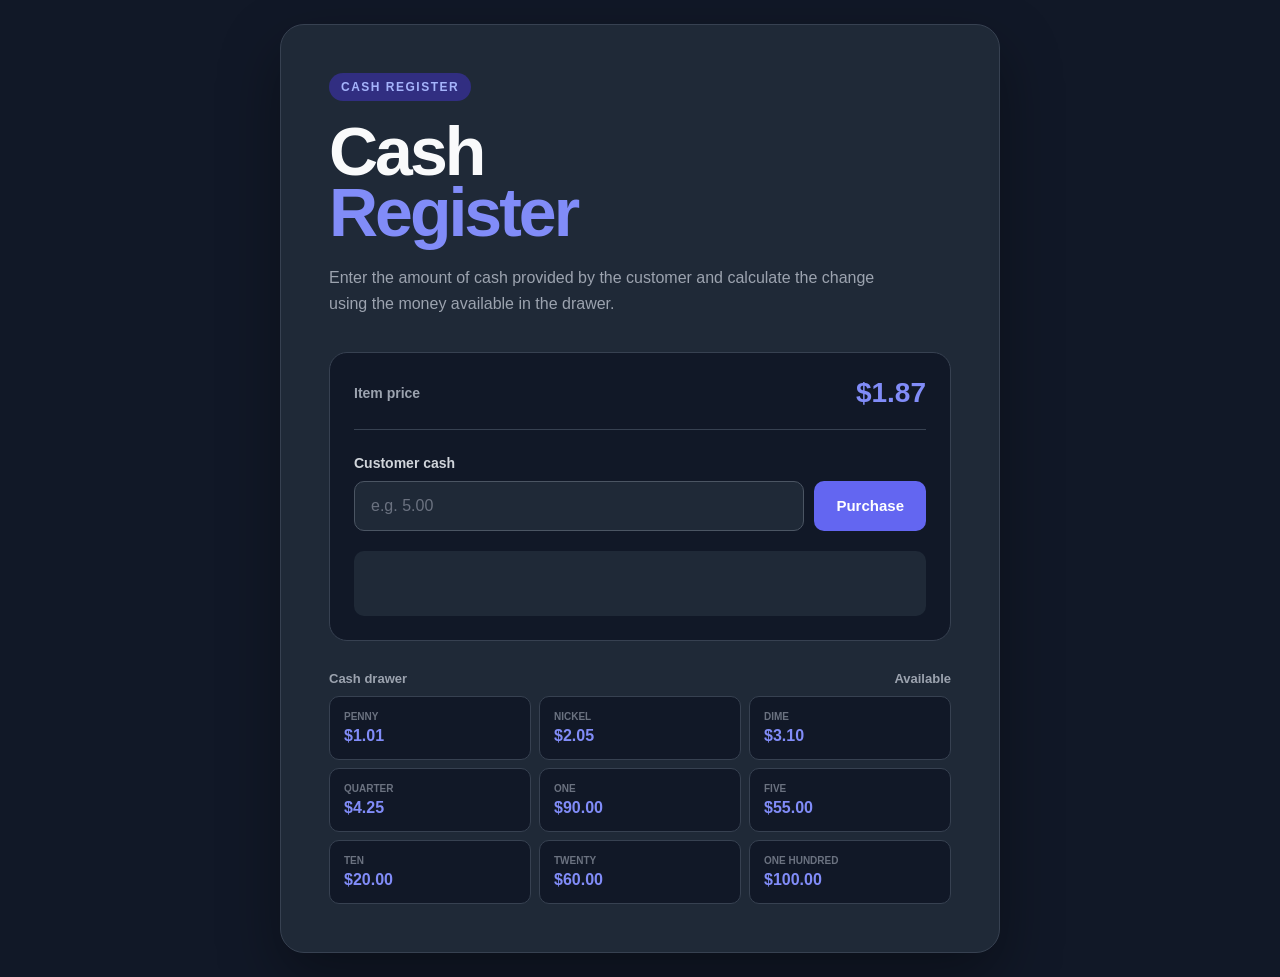
<file: cash-register/index.html>
<!doctype html>

<html lang="en">
  <head>
    <meta charset="UTF-8" />
    <meta name="viewport" content="width=device-width, initial-scale=1.0" />

    <title>Cash Register</title>

    <link rel="stylesheet" href="styles.css" />
  </head>

  <body>
    <main class="container">
      <div class="card">
        <span class="badge">CASH REGISTER</span>

        <h1>
          Cash
          <span>Register</span>
        </h1>

        <p class="description">
          Enter the amount of cash provided by the customer and calculate the
          change using the money available in the drawer.
        </p>

        <div class="register">
          <div class="price-section">
            <span class="label">Item price</span>
            <strong id="price-display">$1.87</strong>
          </div>

          <label for="cash">Customer cash</label>

          <div class="input-group">
            <input
              type="number"
              id="cash"
              placeholder="e.g. 5.00"
              min="0"
              step="0.01"
            />

            <button id="purchase-btn">Purchase</button>
          </div>

          <div id="change-due"></div>
        </div>

        <div class="drawer-title">
          <span>Cash drawer</span>
          <span>Available</span>
        </div>

        <div class="drawer">
          <div class="denomination">
            <span>PENNY</span>
            <strong>$1.01</strong>
          </div>

          <div class="denomination">
            <span>NICKEL</span>
            <strong>$2.05</strong>
          </div>

          <div class="denomination">
            <span>DIME</span>
            <strong>$3.10</strong>
          </div>

          <div class="denomination">
            <span>QUARTER</span>
            <strong>$4.25</strong>
          </div>

          <div class="denomination">
            <span>ONE</span>
            <strong>$90.00</strong>
          </div>

          <div class="denomination">
            <span>FIVE</span>
            <strong>$55.00</strong>
          </div>

          <div class="denomination">
            <span>TEN</span>
            <strong>$20.00</strong>
          </div>

          <div class="denomination">
            <span>TWENTY</span>
            <strong>$60.00</strong>
          </div>

          <div class="denomination">
            <span>ONE HUNDRED</span>
            <strong>$100.00</strong>
          </div>
        </div>
      </div>
    </main>

    <script src="script.js"></script>
  </body>
</html>
</file>
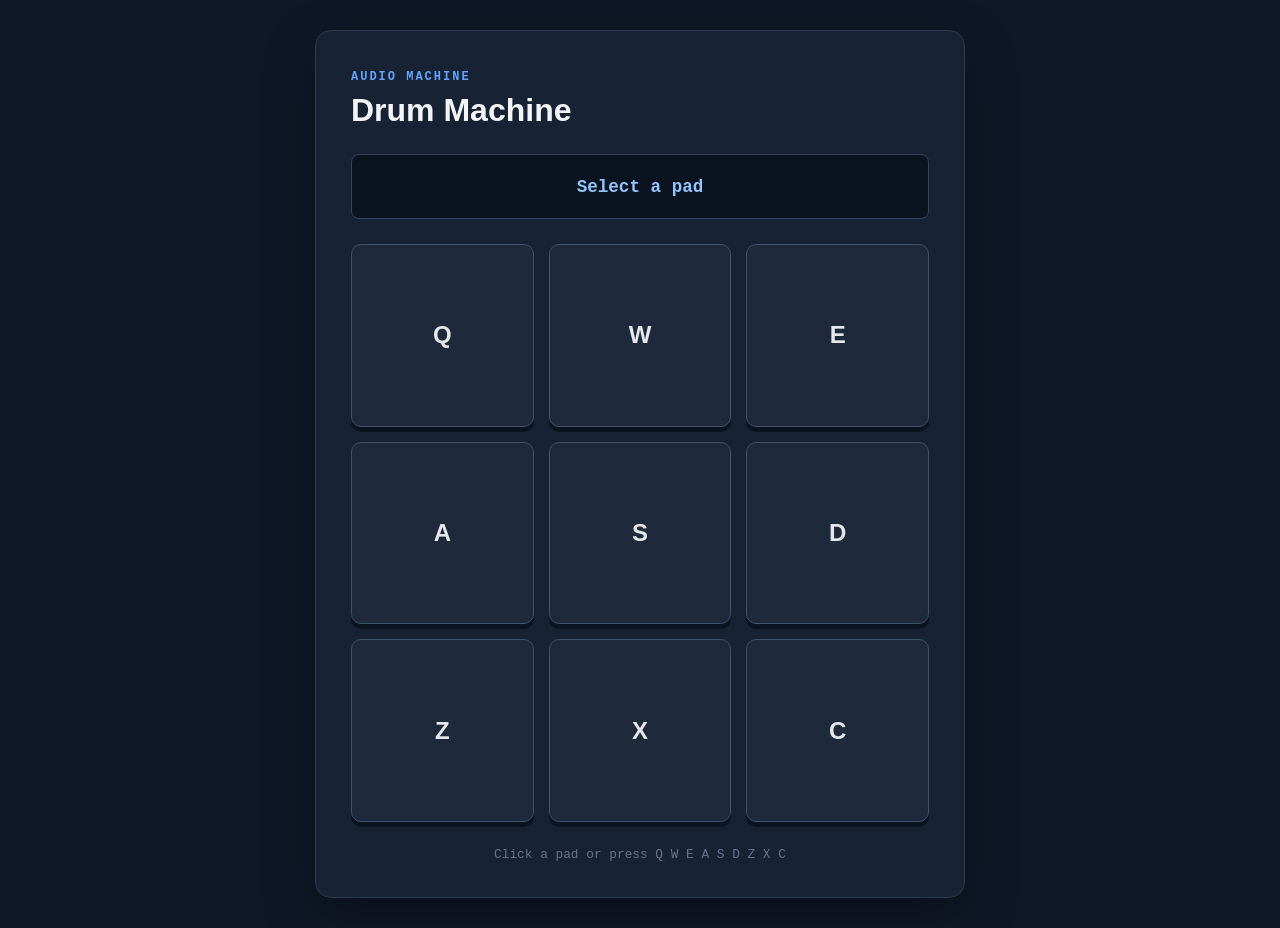
<file: drum-machine/index.html>
<!doctype html>
<html lang="en">
  <head>
    <meta charset="UTF-8" />
    <meta name="viewport" content="width=device-width, initial-scale=1.0" />

    <title>Drum Machine</title>

    <link rel="stylesheet" href="styles.css" />
  </head>

  <body>
    <main id="drum-machine">
      <div class="machine">
        <div class="machine-header">
          <span class="eyebrow">AUDIO MACHINE</span>
          <h1>Drum Machine</h1>
        </div>

        <div id="display">Select a pad</div>

        <div class="drum-grid">
          <button class="drum-pad" id="heater-1" type="button">
            Q
            <audio
              class="clip"
              id="Q"
              src="https://cdn.freecodecamp.org/testable-projects-fcc/audio/Heater-1.mp3"
            ></audio>
          </button>

          <button class="drum-pad" id="heater-2" type="button">
            W
            <audio
              class="clip"
              id="W"
              src="https://cdn.freecodecamp.org/testable-projects-fcc/audio/Heater-2.mp3"
            ></audio>
          </button>

          <button class="drum-pad" id="heater-3" type="button">
            E
            <audio
              class="clip"
              id="E"
              src="https://cdn.freecodecamp.org/testable-projects-fcc/audio/Heater-3.mp3"
            ></audio>
          </button>

          <button class="drum-pad" id="heater-4" type="button">
            A
            <audio
              class="clip"
              id="A"
              src="https://cdn.freecodecamp.org/testable-projects-fcc/audio/Heater-4_1.mp3"
            ></audio>
          </button>

          <button class="drum-pad" id="clap" type="button">
            S
            <audio
              class="clip"
              id="S"
              src="https://cdn.freecodecamp.org/testable-projects-fcc/audio/Heater-6.mp3"
            ></audio>
          </button>

          <button class="drum-pad" id="open-hh" type="button">
            D
            <audio
              class="clip"
              id="D"
              src="https://cdn.freecodecamp.org/testable-projects-fcc/audio/Dsc_Oh.mp3"
            ></audio>
          </button>

          <button class="drum-pad" id="kick-n-hat" type="button">
            Z
            <audio
              class="clip"
              id="Z"
              src="https://cdn.freecodecamp.org/testable-projects-fcc/audio/Kick_n_Hat.mp3"
            ></audio>
          </button>

          <button class="drum-pad" id="kick" type="button">
            X
            <audio
              class="clip"
              id="X"
              src="https://cdn.freecodecamp.org/testable-projects-fcc/audio/RP4_KICK_1.mp3"
            ></audio>
          </button>

          <button class="drum-pad" id="closed-hh" type="button">
            C
            <audio
              class="clip"
              id="C"
              src="https://cdn.freecodecamp.org/testable-projects-fcc/audio/Cev_H2.mp3"
            ></audio>
          </button>
        </div>

        <p class="hint">Click a pad or press Q W E A S D Z X C</p>
      </div>
    </main>

    <script src="script.js"></script>
  </body>
</html>
</file>
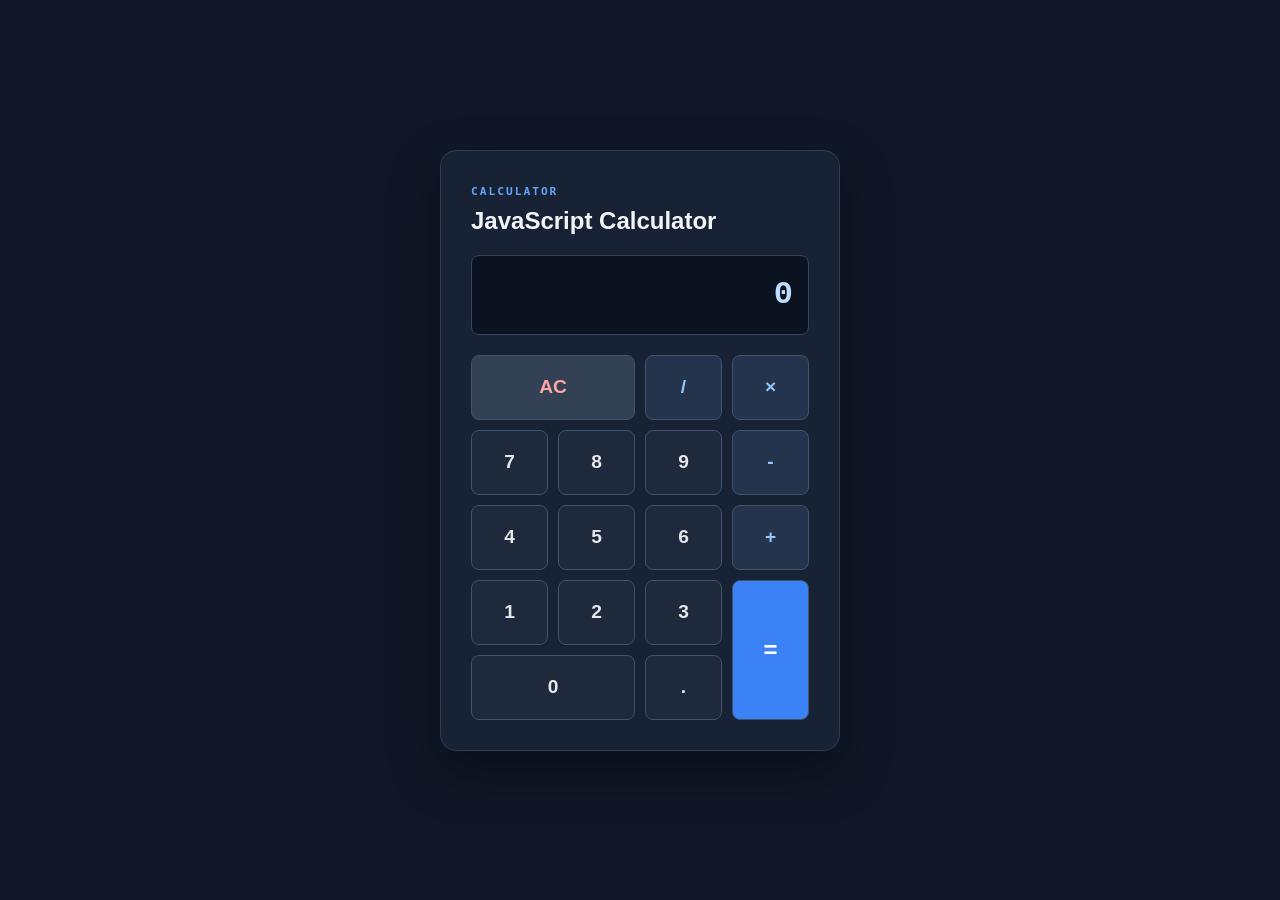
<file: javascript-calculator/index.html>
<!doctype html>
<html lang="en">
  <head>
    <meta charset="UTF-8" />
    <meta name="viewport" content="width=device-width, initial-scale=1.0" />

    <title>JavaScript Calculator</title>

    <link rel="stylesheet" href="styles.css" />
  </head>

  <body>
    <main class="calculator">
      <div class="calculator-header">
        <span class="eyebrow">CALCULATOR</span>
        <h1>JavaScript Calculator</h1>
      </div>

      <div id="display">0</div>

      <div class="buttons">
        <button id="clear" class="clear" type="button">AC</button>

        <button id="divide" class="operator" type="button">/</button>

        <button id="multiply" class="operator" type="button">×</button>

        <button id="seven" type="button">7</button>

        <button id="eight" type="button">8</button>

        <button id="nine" type="button">9</button>

        <button id="subtract" class="operator" type="button">-</button>

        <button id="four" type="button">4</button>

        <button id="five" type="button">5</button>

        <button id="six" type="button">6</button>

        <button id="add" class="operator" type="button">+</button>

        <button id="one" type="button">1</button>

        <button id="two" type="button">2</button>

        <button id="three" type="button">3</button>

        <button id="equals" class="equals" type="button">=</button>

        <button id="zero" class="zero" type="button">0</button>

        <button id="decimal" type="button">.</button>
      </div>
    </main>

    <script src="script.js"></script>
  </body>
</html>
</file>
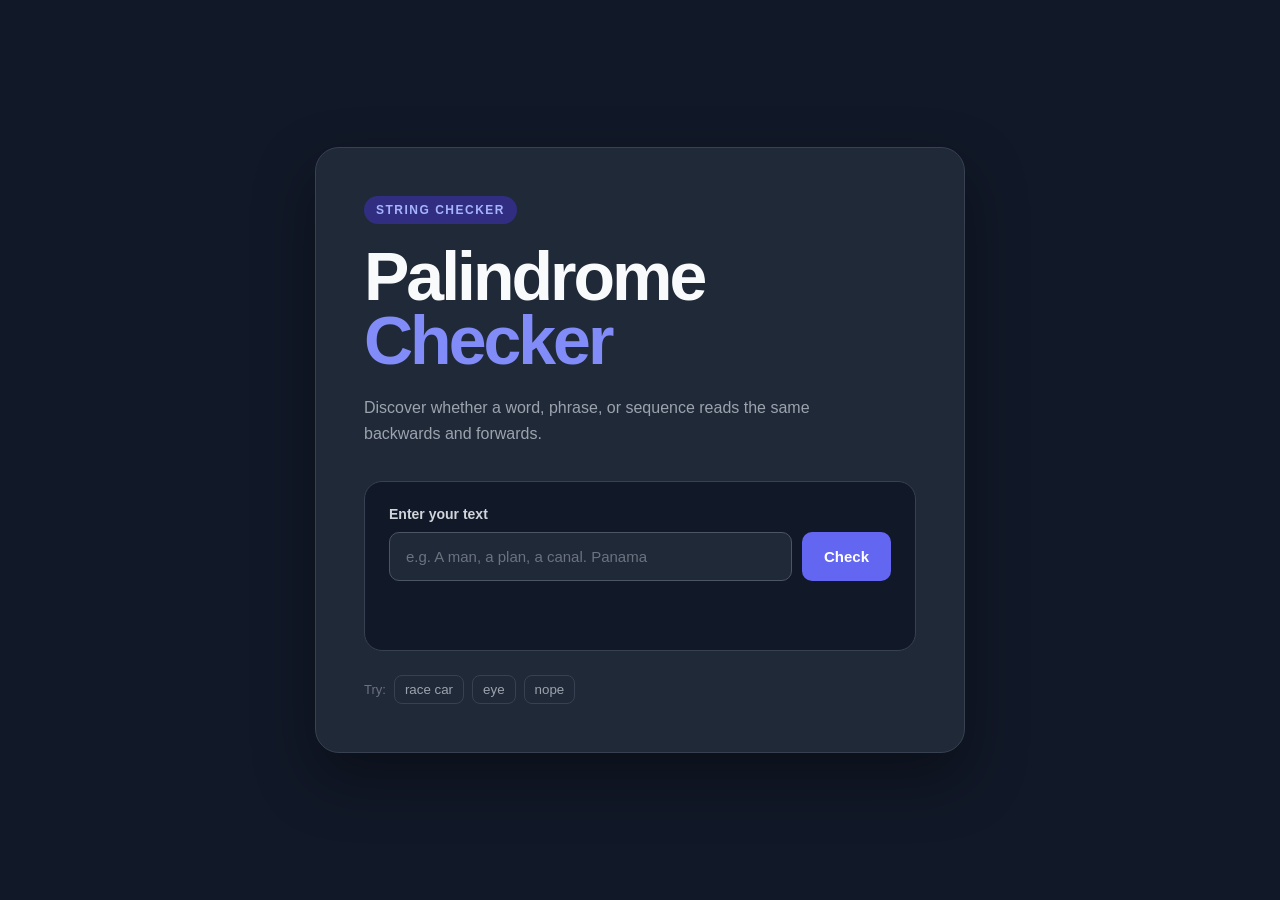
<file: palindrome-checker/index.html>
<!doctype html>

<html lang="en">
  <head>
    <meta charset="UTF-8" />
    <meta name="viewport" content="width=device-width, initial-scale=1.0" />
    <title>Palindrome Checker</title>
    <link rel="stylesheet" href="styles.css" />
  </head>

  <body>
    <main class="container">
      <div class="card">
        <span class="badge">STRING CHECKER</span>

        <h1>Palindrome<br /><span>Checker</span></h1>

        <p class="description">
          Discover whether a word, phrase, or sequence reads the same backwards
          and forwards.
        </p>

        <div class="checker">
          <label for="text-input">Enter your text</label>

          <div class="input-group">
            <input
              type="text"
              id="text-input"
              placeholder="e.g. A man, a plan, a canal. Panama"
              autocomplete="off"
            />

            <button id="check-btn">Check</button>
          </div>

          <div id="result"></div>
        </div>

        <div class="examples">
          <span>Try:</span>
          <button type="button" class="example">race car</button>
          <button type="button" class="example">eye</button>
          <button type="button" class="example">nope</button>
        </div>
      </div>
    </main>

    <script src="script.js"></script>
  </body>
</html>
</file>
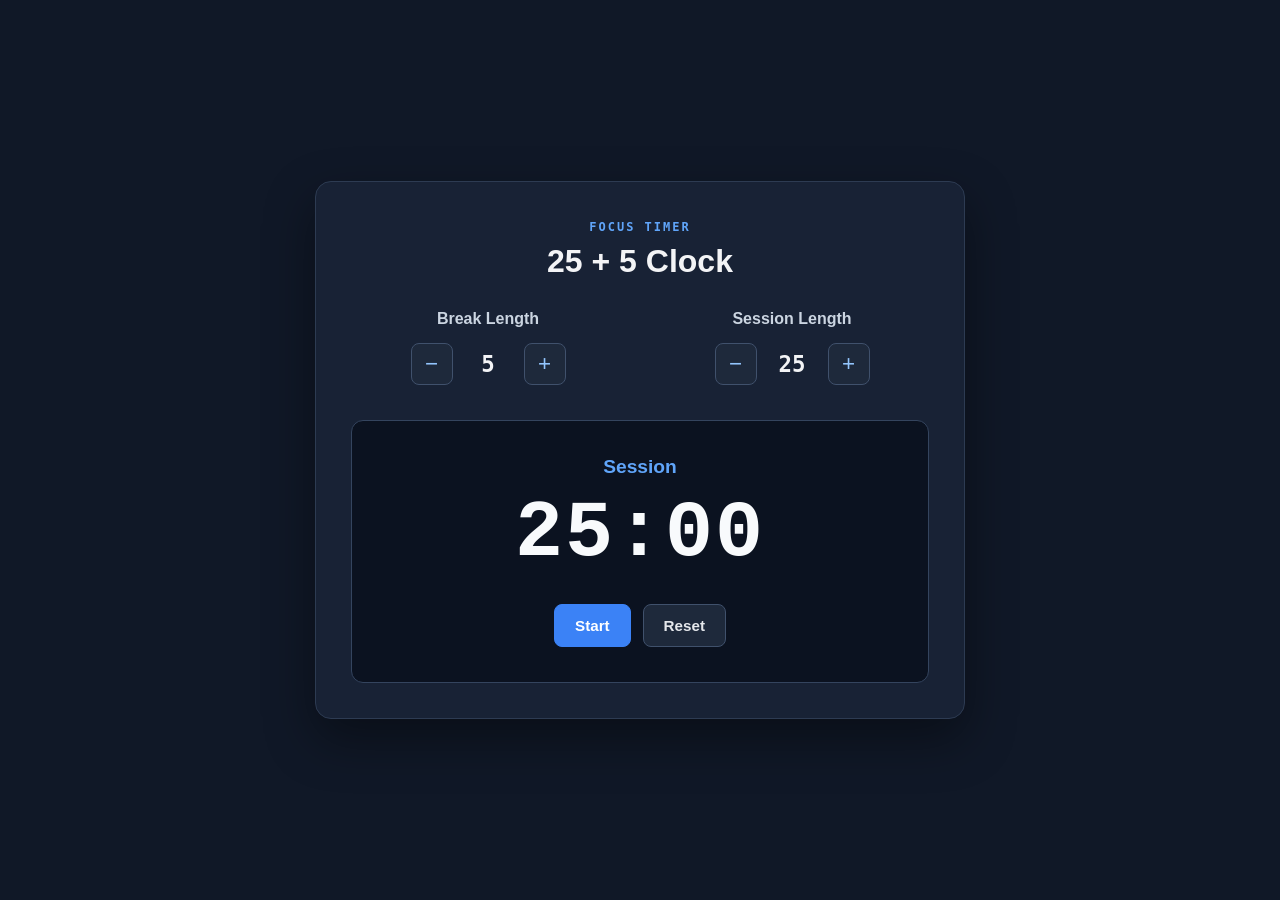
<file: pomodoro-clock/index.html>
<!doctype html>
<html lang="en">
  <head>
    <meta charset="UTF-8" />
    <meta name="viewport" content="width=device-width, initial-scale=1.0" />

    <title>25 + 5 Clock</title>

    <link rel="stylesheet" href="styles.css" />
  </head>

  <body>
    <main class="clock">
      <div class="clock-header">
        <span class="eyebrow">FOCUS TIMER</span>
        <h1>25 + 5 Clock</h1>
      </div>

      <section class="settings">
        <!-- Break -->

        <div class="setting">
          <h2 id="break-label">Break Length</h2>

          <div class="controls">
            <button id="break-decrement" type="button">−</button>

            <span id="break-length">5</span>

            <button id="break-increment" type="button">+</button>
          </div>
        </div>

        <!-- Session -->

        <div class="setting">
          <h2 id="session-label">Session Length</h2>

          <div class="controls">
            <button id="session-decrement" type="button">−</button>

            <span id="session-length">25</span>

            <button id="session-increment" type="button">+</button>
          </div>
        </div>
      </section>

      <!-- Timer -->

      <section class="timer">
        <h2 id="timer-label">Session</h2>

        <div id="time-left">25:00</div>

        <div class="timer-controls">
          <button id="start_stop" type="button">Start</button>

          <button id="reset" type="button">Reset</button>
        </div>
      </section>

      <!-- Alarm -->

      <audio
        id="beep"
        preload="auto"
        src="https://cdn.freecodecamp.org/testable-projects-fcc/audio/BeepSound.wav"
      ></audio>
    </main>

    <script src="script.js"></script>
  </body>
</html>
</file>
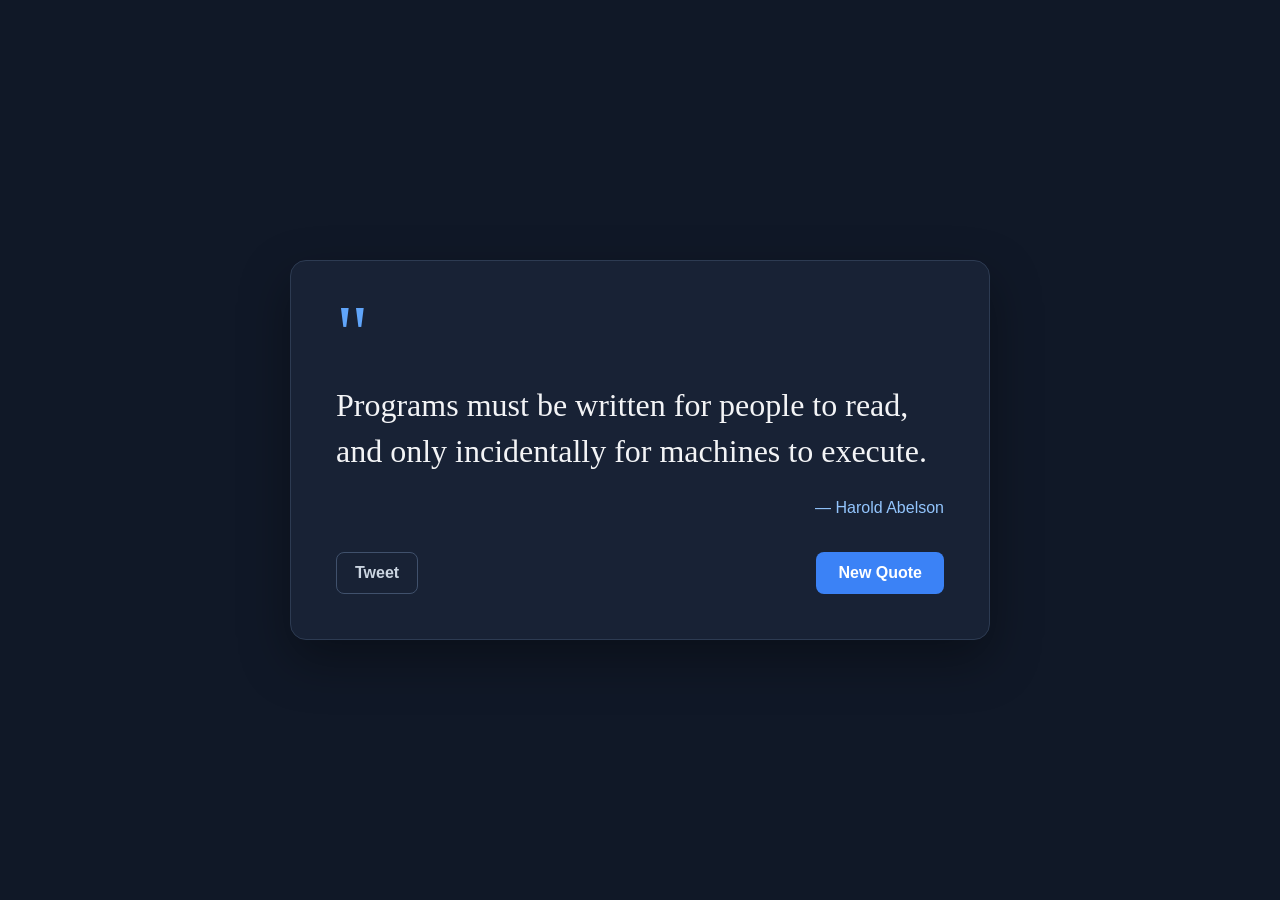
<file: random-quote-machine/index.html>
<!doctype html>
<html lang="en">
  <head>
    <meta charset="UTF-8" />
    <meta name="viewport" content="width=device-width, initial-scale=1.0" />

    <title>Random Quote Machine</title>

    <link rel="stylesheet" href="styles.css" />
  </head>

  <body>
    <main>
      <div id="quote-box">
        <div class="quote-icon">"</div>

        <p id="text">Loading quote...</p>

        <p id="author">Loading author...</p>

        <div class="actions">
          <a
            id="tweet-quote"
            href="https://twitter.com/intent/tweet"
            target="_blank"
            rel="noopener noreferrer"
            aria-label="Tweet current quote"
          >
            Tweet
          </a>

          <button id="new-quote" type="button">New Quote</button>
        </div>
      </div>
    </main>

    <script src="script.js"></script>
  </body>
</html>
</file>
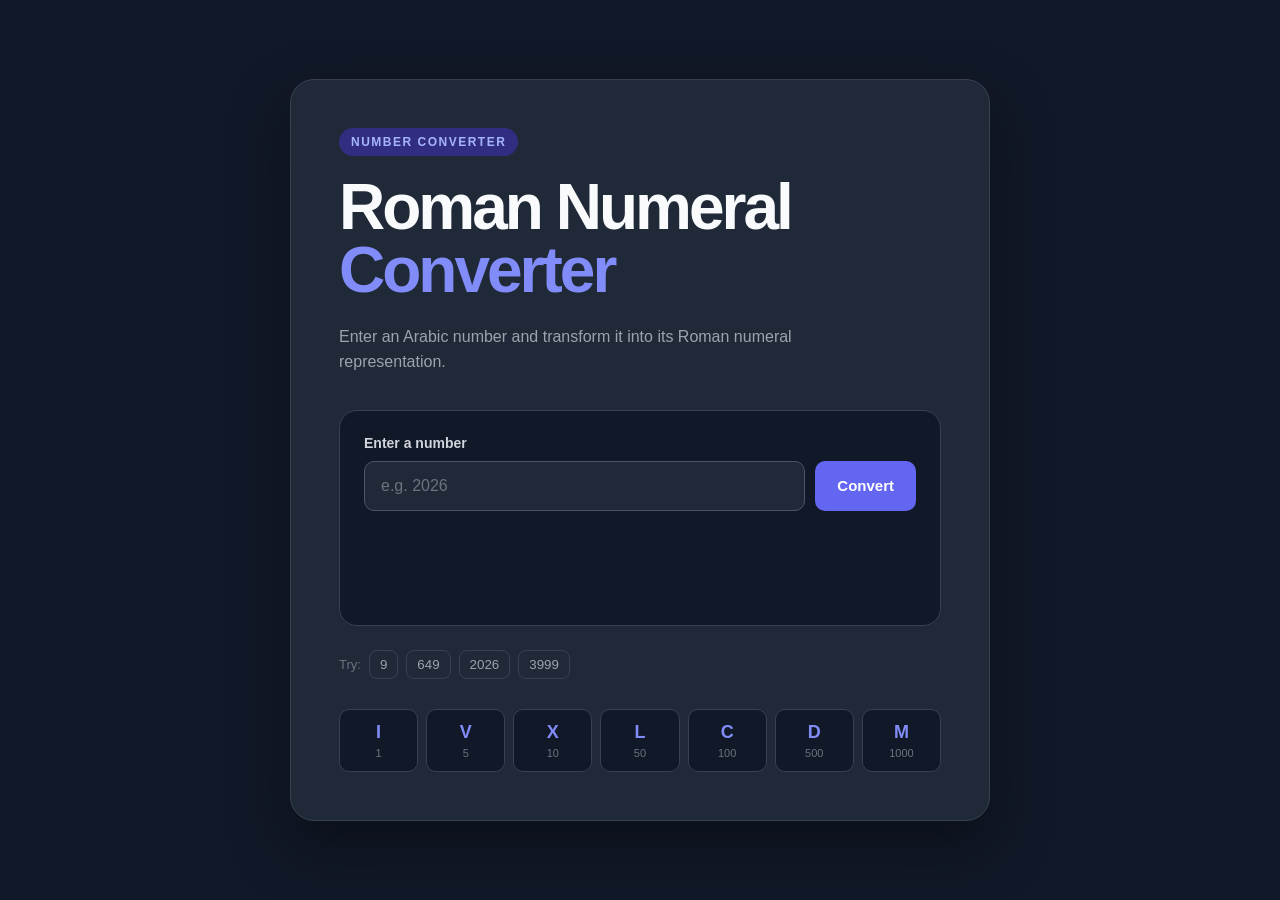
<file: roman-numeral-converter/index.html>
<!doctype html>

<html lang="en">
  <head>
    <meta charset="UTF-8" />
    <meta name="viewport" content="width=device-width, initial-scale=1.0" />

    <title>Roman Numeral Converter</title>

    <link rel="stylesheet" href="styles.css" />
  </head>

  <body>
    <main class="container">
      <div class="card">
        <span class="badge">NUMBER CONVERTER</span>

        <h1>
          Roman Numeral
          <span>Converter</span>
        </h1>

        <p class="description">
          Enter an Arabic number and transform it into its Roman numeral
          representation.
        </p>

        <div class="converter">
          <label for="number">Enter a number</label>

          <div class="input-group">
            <input
              type="number"
              id="number"
              placeholder="e.g. 2026"
              autocomplete="off"
            />

            <button id="convert-btn">Convert</button>
          </div>

          <div id="output"></div>
        </div>

        <div class="examples">
          <span>Try:</span>

          <button type="button" class="example">9</button>

          <button type="button" class="example">649</button>

          <button type="button" class="example">2026</button>

          <button type="button" class="example">3999</button>
        </div>

        <div class="symbols">
          <div>
            <strong>I</strong>
            <span>1</span>
          </div>

          <div>
            <strong>V</strong>
            <span>5</span>
          </div>

          <div>
            <strong>X</strong>
            <span>10</span>
          </div>

          <div>
            <strong>L</strong>
            <span>50</span>
          </div>

          <div>
            <strong>C</strong>
            <span>100</span>
          </div>

          <div>
            <strong>D</strong>
            <span>500</span>
          </div>

          <div>
            <strong>M</strong>
            <span>1000</span>
          </div>
        </div>
      </div>
    </main>

    <script src="script.js"></script>
  </body>
</html>
</file>
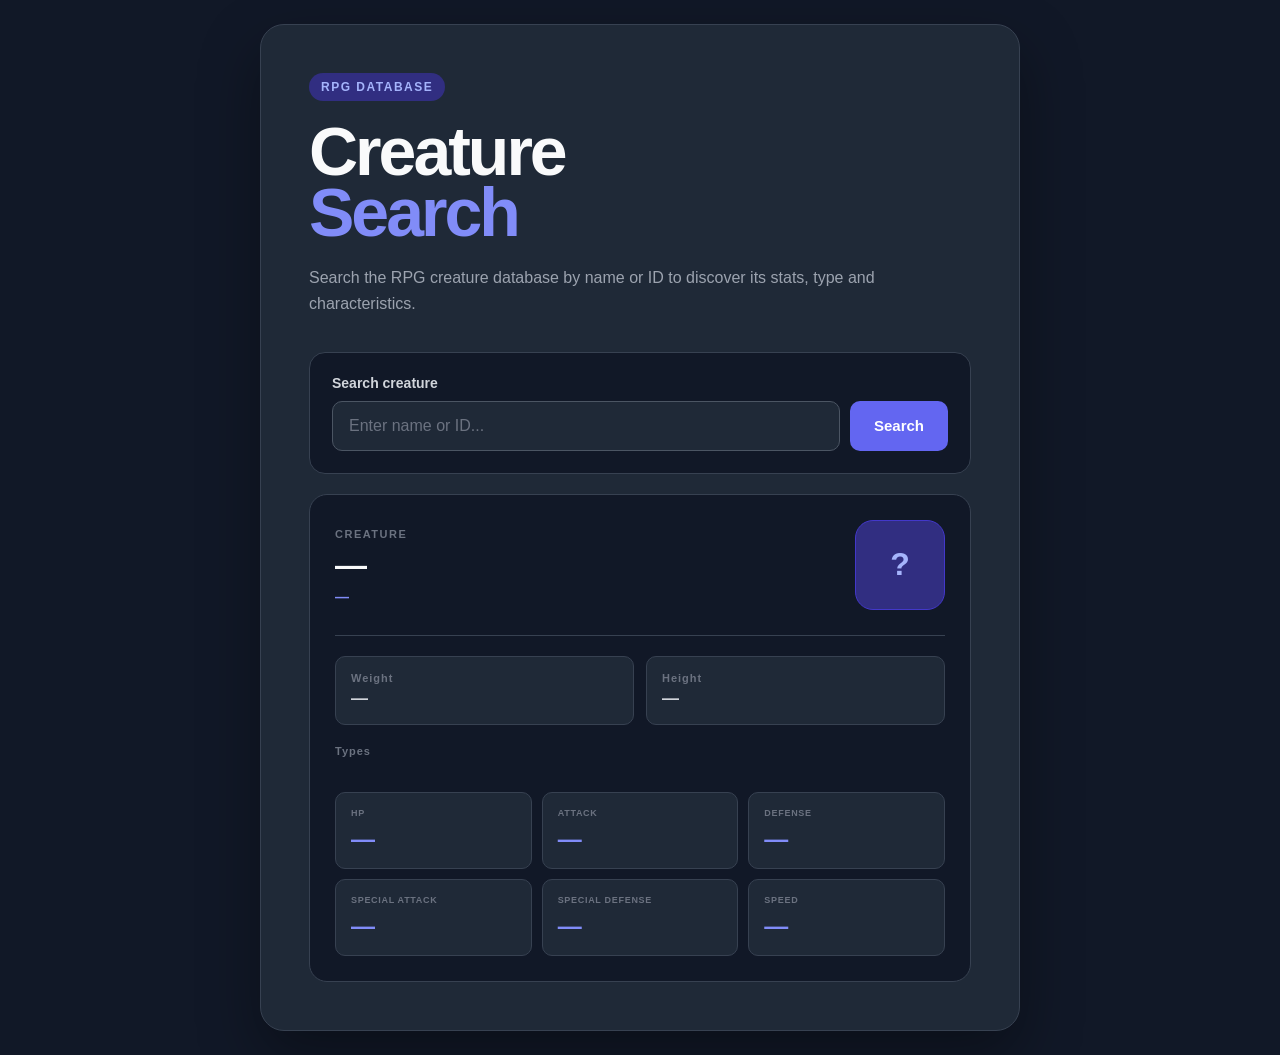
<file: rpg-creature-search/index.html>
<!doctype html>

<html lang="en">
  <head>
    <meta charset="UTF-8" />
    <meta name="viewport" content="width=device-width, initial-scale=1.0" />

    <title>RPG Creature Search</title>

    <link rel="stylesheet" href="styles.css" />
  </head>

  <body>
    <main class="container">
      <section class="card">
        <span class="badge">RPG DATABASE</span>

        <h1>
          Creature
          <span>Search</span>
        </h1>

        <p class="description">
          Search the RPG creature database by name or ID to discover its stats,
          type and characteristics.
        </p>

        <div class="search-box">
          <label for="search-input"> Search creature </label>

          <div class="search-group">
            <input
              type="text"
              id="search-input"
              required
              placeholder="Enter name or ID..."
            />
            <button id="search-button">Search</button>
          </div>
        </div>

        <section class="creature-card">
          <div class="creature-header">
            <div>
              <span class="small-label"> CREATURE </span>
              <h2 id="creature-name">—</h2>
              <span id="creature-id" class="creature-id"> — </span>
            </div>

            <div id="creature-image" class="creature-image">?</div>
          </div>

          <div class="physical-info">
            <div class="info-item">
              <span class="info-label"> Weight </span>
              <strong id="weight"> — </strong>
            </div>

            <div class="info-item">
              <span class="info-label"> Height </span>
              <strong id="height"> — </strong>
            </div>
          </div>

          <div class="types-section">
            <span class="info-label"> Types </span>
            <div id="types"></div>
          </div>

          <div class="stats">
            <div class="stat">
              <span>HP</span>
              <strong id="hp">—</strong>
            </div>

            <div class="stat">
              <span>ATTACK</span>
              <strong id="attack">—</strong>
            </div>

            <div class="stat">
              <span>DEFENSE</span>
              <strong id="defense">—</strong>
            </div>

            <div class="stat">
              <span>SPECIAL ATTACK</span>
              <strong id="special-attack">—</strong>
            </div>

            <div class="stat">
              <span>SPECIAL DEFENSE</span>
              <strong id="special-defense">—</strong>
            </div>

            <div class="stat">
              <span>SPEED</span>
              <strong id="speed">—</strong>
            </div>
          </div>
        </section>
      </section>
    </main>

    <script src="script.js"></script>
  </body>
</html>
</file>
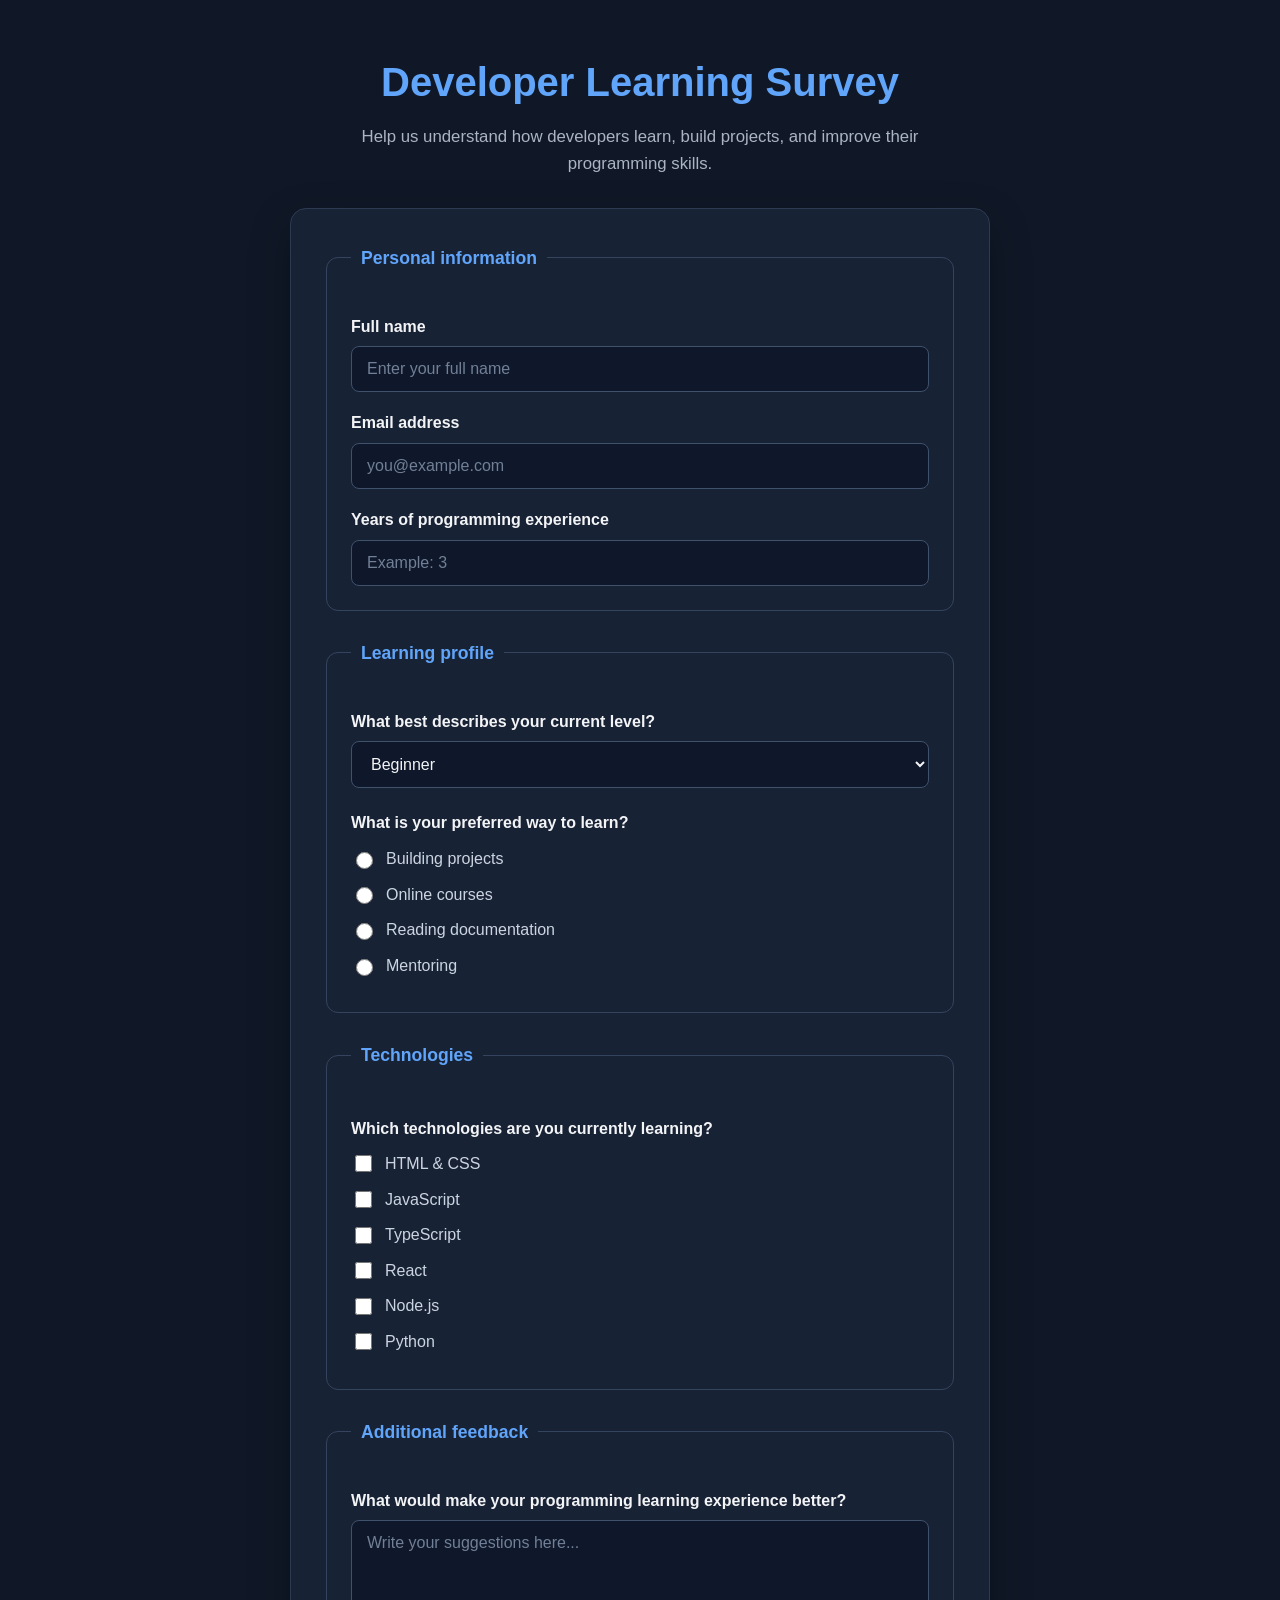
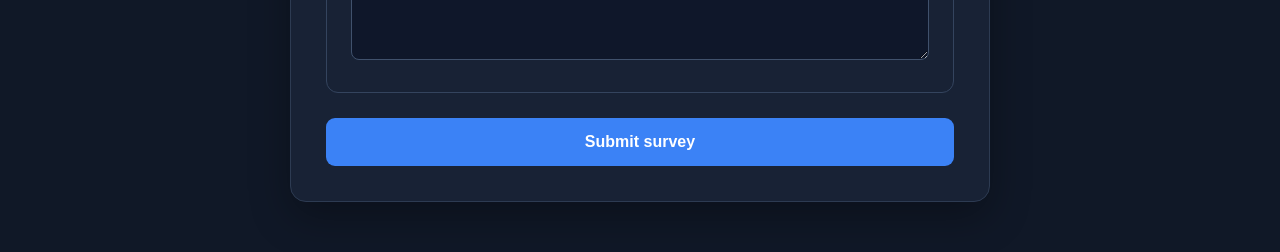
<file: survey-form/index.html>
<!doctype html>
<html lang="en">
  <head>
    <meta charset="UTF-8" />
    <meta name="viewport" content="width=device-width, initial-scale=1.0" />

    <title>Developer Learning Survey</title>

    <link rel="stylesheet" href="styles.css" />
  </head>

  <body>
    <main class="container">
      <header class="header">
        <h1 id="title">Developer Learning Survey</h1>

        <p id="description">
          Help us understand how developers learn, build projects, and improve
          their programming skills.
        </p>
      </header>

      <form id="survey-form">
        <!-- Personal information -->
        <fieldset>
          <legend>Personal information</legend>

          <label id="name-label" for="name"> Full name </label>

          <input
            id="name"
            name="name"
            type="text"
            placeholder="Enter your full name"
            required
          />

          <label id="email-label" for="email"> Email address </label>

          <input
            id="email"
            name="email"
            type="email"
            placeholder="you@example.com"
            required
          />

          <label id="number-label" for="number">
            Years of programming experience
          </label>

          <input
            id="number"
            name="experience"
            type="number"
            min="0"
            max="50"
            placeholder="Example: 3"
          />
        </fieldset>

        <!-- Learning level -->
        <fieldset>
          <legend>Learning profile</legend>

          <label for="dropdown">
            What best describes your current level?
          </label>

          <select id="dropdown" name="level">
            <option value="beginner">Beginner</option>
            <option value="intermediate">Intermediate</option>
            <option value="advanced">Advanced</option>
            <option value="professional">Professional</option>
          </select>

          <p class="question">What is your preferred way to learn?</p>

          <label class="option">
            <input type="radio" name="learning-method" value="projects" />
            Building projects
          </label>

          <label class="option">
            <input type="radio" name="learning-method" value="courses" />
            Online courses
          </label>

          <label class="option">
            <input type="radio" name="learning-method" value="documentation" />
            Reading documentation
          </label>

          <label class="option">
            <input type="radio" name="learning-method" value="mentoring" />
            Mentoring
          </label>
        </fieldset>

        <!-- Technologies -->
        <fieldset>
          <legend>Technologies</legend>

          <p class="question">Which technologies are you currently learning?</p>

          <label class="option">
            <input type="checkbox" name="technology" value="html-css" />
            HTML & CSS
          </label>

          <label class="option">
            <input type="checkbox" name="technology" value="javascript" />
            JavaScript
          </label>

          <label class="option">
            <input type="checkbox" name="technology" value="typescript" />
            TypeScript
          </label>

          <label class="option">
            <input type="checkbox" name="technology" value="react" />
            React
          </label>

          <label class="option">
            <input type="checkbox" name="technology" value="node" />
            Node.js
          </label>

          <label class="option">
            <input type="checkbox" name="technology" value="python" />
            Python
          </label>
        </fieldset>

        <!-- Comments -->
        <fieldset>
          <legend>Additional feedback</legend>

          <label for="comments">
            What would make your programming learning experience better?
          </label>

          <textarea
            id="comments"
            name="comments"
            rows="6"
            placeholder="Write your suggestions here..."
          ></textarea>
        </fieldset>

        <button id="submit" type="submit">Submit survey</button>
      </form>
    </main>
  </body>
</html>
</file>
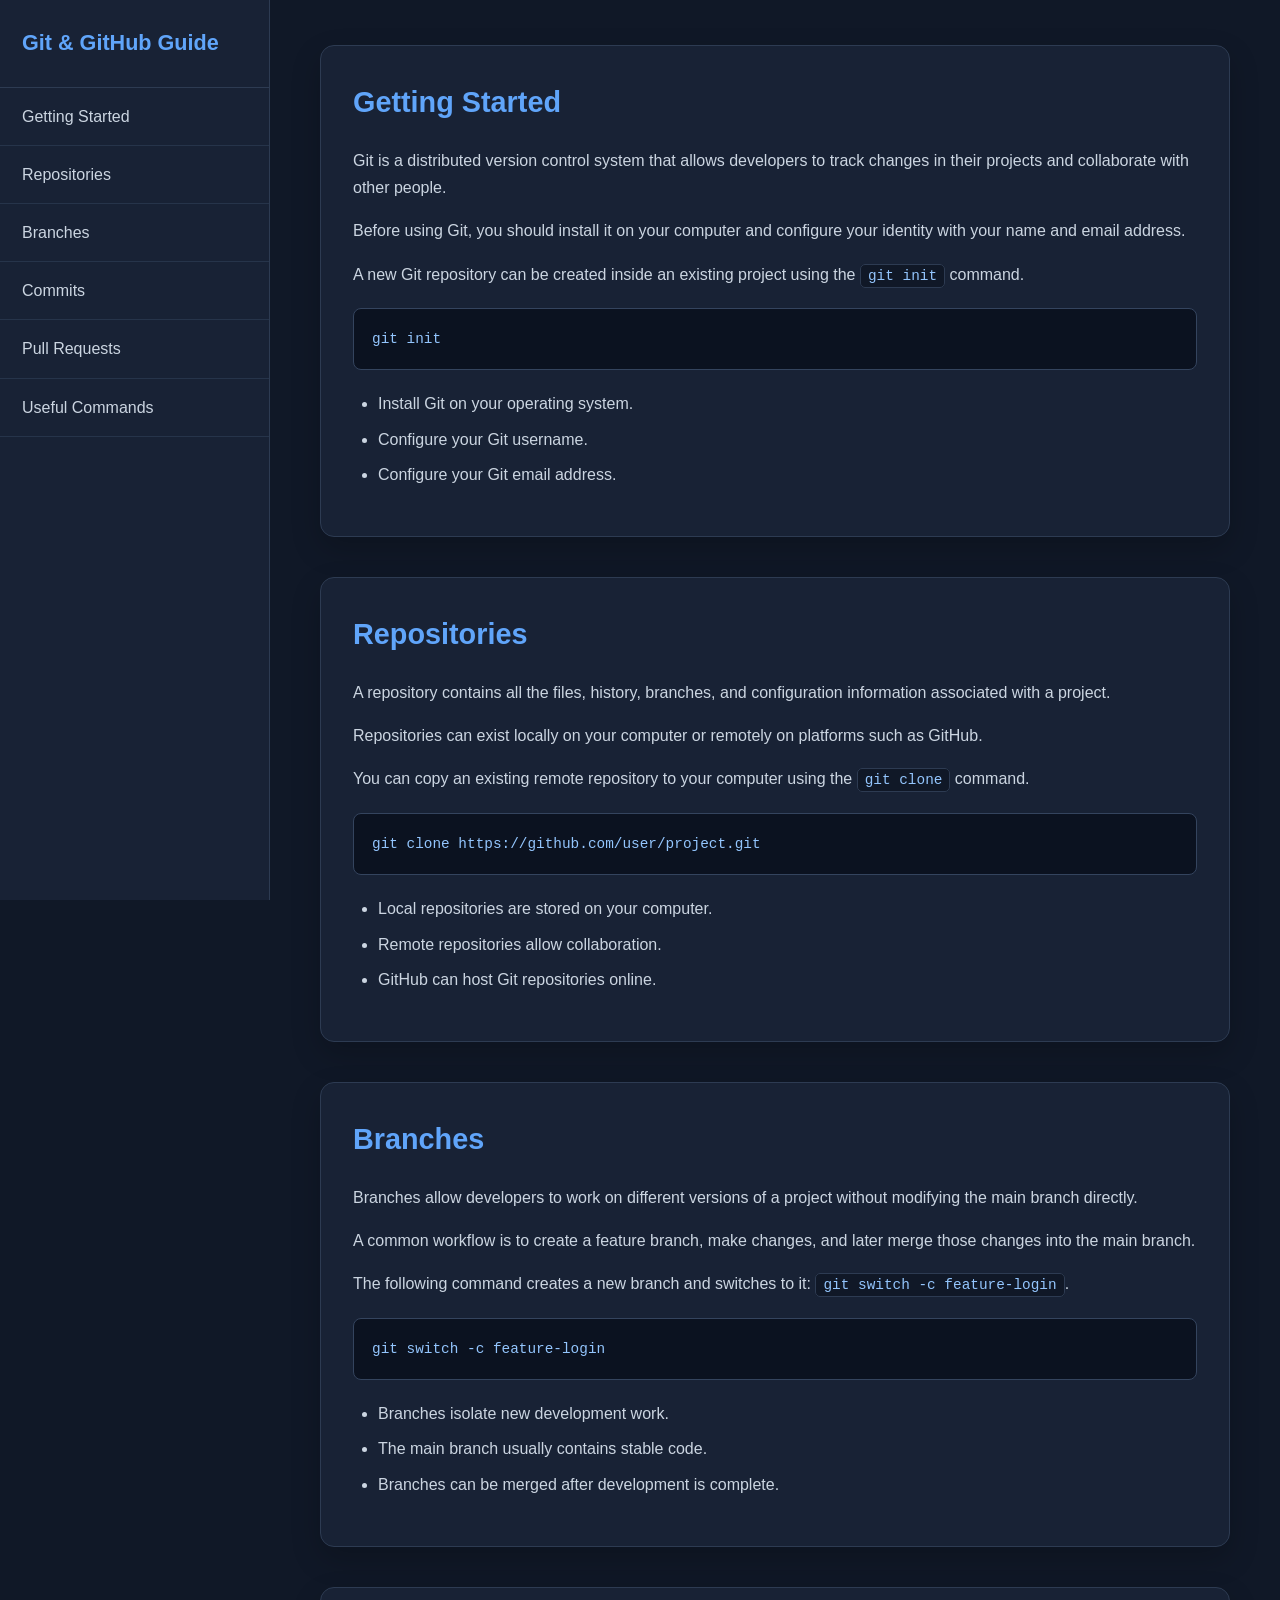
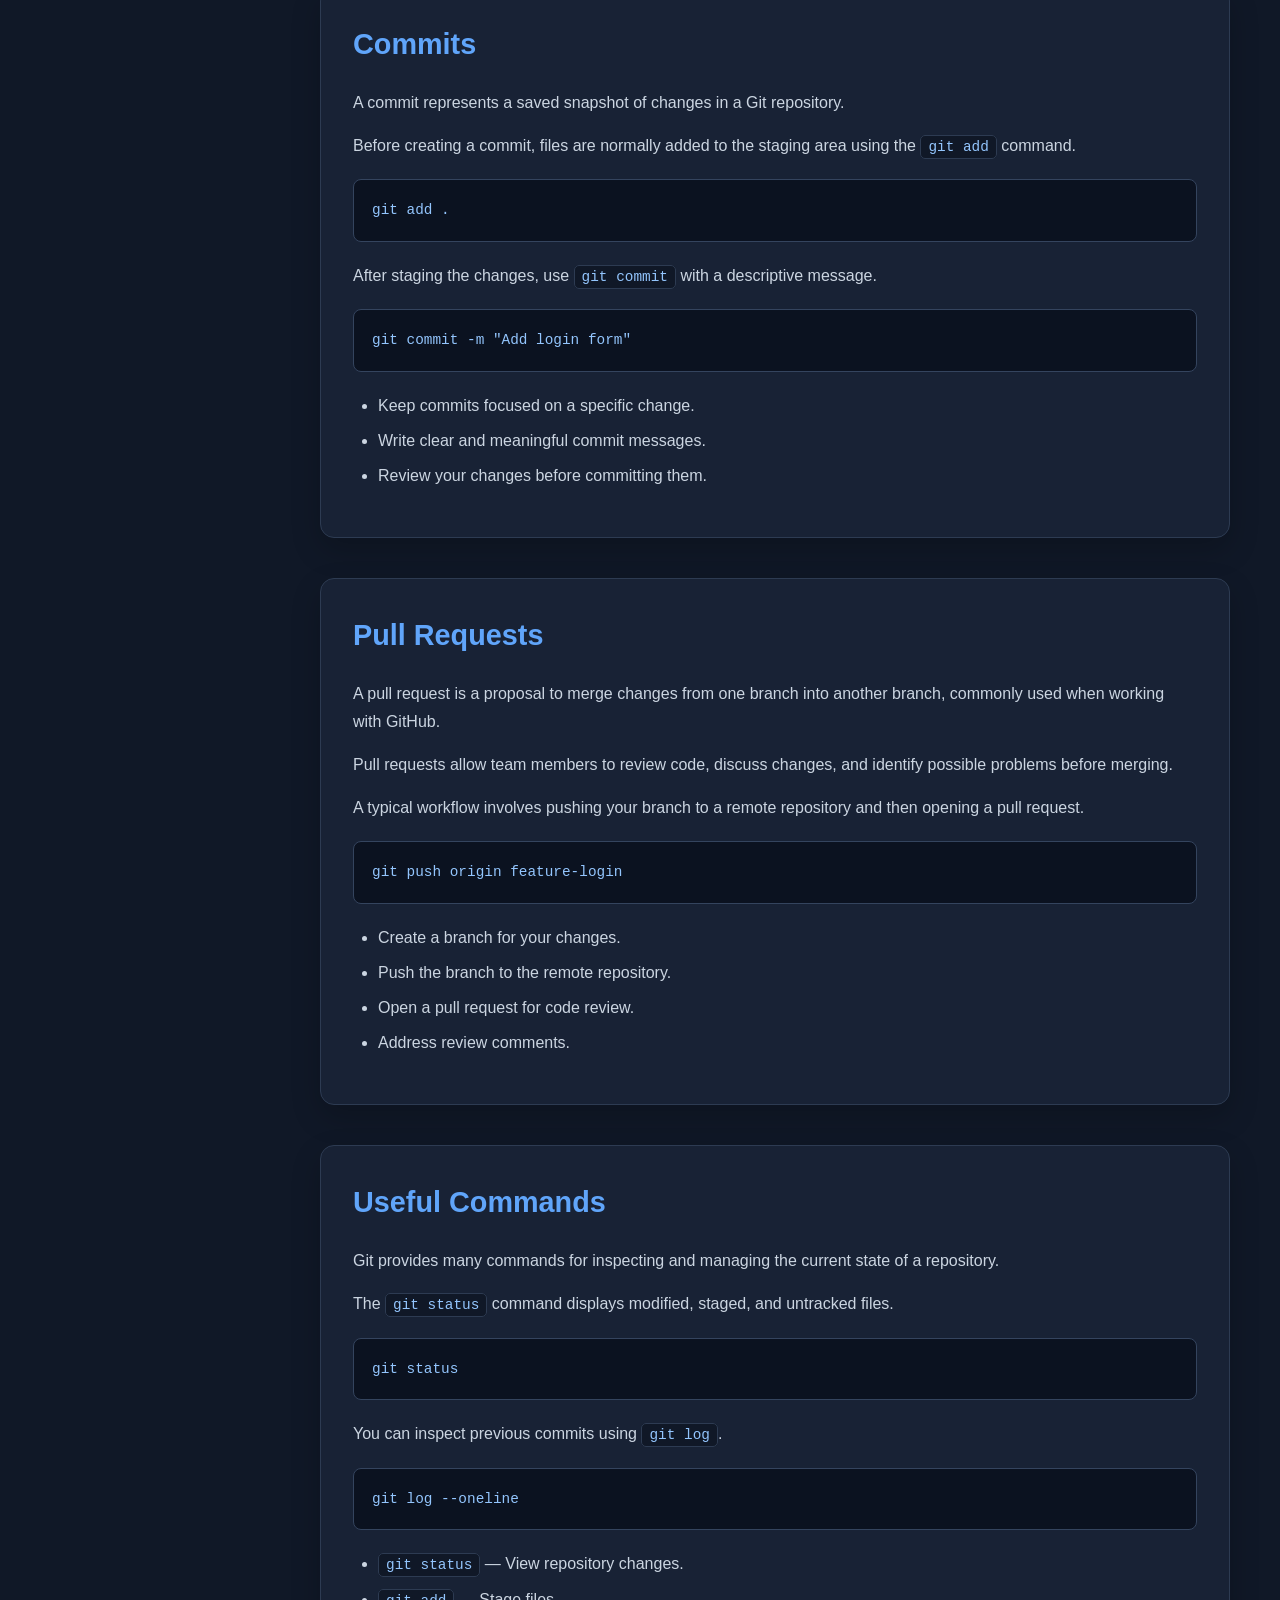
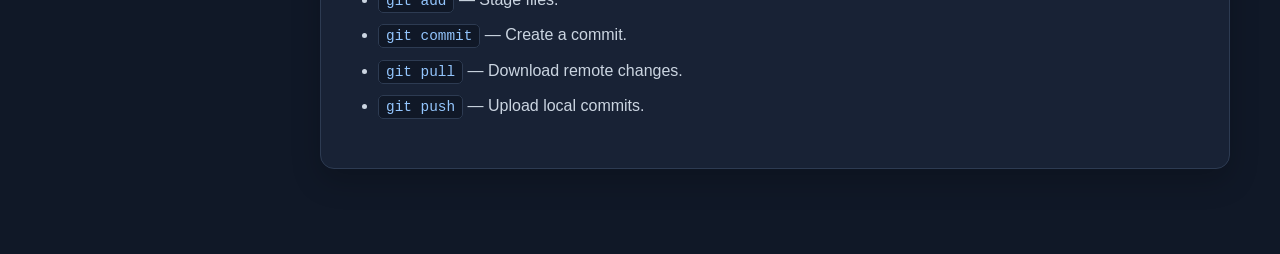
<file: technical-documentation/index.html>
<!doctype html>
<html lang="en">
  <head>
    <meta charset="UTF-8" />
    <meta name="viewport" content="width=device-width, initial-scale=1.0" />

    <title>Git & GitHub Documentation</title>

    <link rel="stylesheet" href="styles.css" />
  </head>

  <body>
    <nav id="navbar">
      <header>Git & GitHub Guide</header>

      <a class="nav-link" href="#Getting_Started"> Getting Started </a>

      <a class="nav-link" href="#Repositories"> Repositories </a>

      <a class="nav-link" href="#Branches"> Branches </a>

      <a class="nav-link" href="#Commits"> Commits </a>

      <a class="nav-link" href="#Pull_Requests"> Pull Requests </a>

      <a class="nav-link" href="#Useful_Commands"> Useful Commands </a>
    </nav>

    <main id="main-doc">
      <!-- Getting Started -->

      <section class="main-section" id="Getting_Started">
        <header>Getting Started</header>

        <p>
          Git is a distributed version control system that allows developers to
          track changes in their projects and collaborate with other people.
        </p>

        <p>
          Before using Git, you should install it on your computer and configure
          your identity with your name and email address.
        </p>

        <p>
          A new Git repository can be created inside an existing project using
          the <code>git init</code> command.
        </p>

        <pre><code>git init</code></pre>

        <ul>
          <li>Install Git on your operating system.</li>
          <li>Configure your Git username.</li>
          <li>Configure your Git email address.</li>
        </ul>
      </section>

      <!-- Repositories -->

      <section class="main-section" id="Repositories">
        <header>Repositories</header>

        <p>
          A repository contains all the files, history, branches, and
          configuration information associated with a project.
        </p>

        <p>
          Repositories can exist locally on your computer or remotely on
          platforms such as GitHub.
        </p>

        <p>
          You can copy an existing remote repository to your computer using the
          <code>git clone</code> command.
        </p>

        <pre><code>git clone https://github.com/user/project.git</code></pre>

        <ul>
          <li>Local repositories are stored on your computer.</li>
          <li>Remote repositories allow collaboration.</li>
          <li>GitHub can host Git repositories online.</li>
        </ul>
      </section>

      <!-- Branches -->

      <section class="main-section" id="Branches">
        <header>Branches</header>

        <p>
          Branches allow developers to work on different versions of a project
          without modifying the main branch directly.
        </p>

        <p>
          A common workflow is to create a feature branch, make changes, and
          later merge those changes into the main branch.
        </p>

        <p>
          The following command creates a new branch and switches to it:
          <code>git switch -c feature-login</code>.
        </p>

        <pre><code>git switch -c feature-login</code></pre>

        <ul>
          <li>Branches isolate new development work.</li>
          <li>The main branch usually contains stable code.</li>
          <li>Branches can be merged after development is complete.</li>
        </ul>
      </section>

      <!-- Commits -->

      <section class="main-section" id="Commits">
        <header>Commits</header>

        <p>
          A commit represents a saved snapshot of changes in a Git repository.
        </p>

        <p>
          Before creating a commit, files are normally added to the staging area
          using the <code>git add</code> command.
        </p>

        <pre><code>git add .</code></pre>

        <p>
          After staging the changes, use <code>git commit</code> with a
          descriptive message.
        </p>

        <pre><code>git commit -m "Add login form"</code></pre>

        <ul>
          <li>Keep commits focused on a specific change.</li>
          <li>Write clear and meaningful commit messages.</li>
          <li>Review your changes before committing them.</li>
        </ul>
      </section>

      <!-- Pull Requests -->

      <section class="main-section" id="Pull_Requests">
        <header>Pull Requests</header>

        <p>
          A pull request is a proposal to merge changes from one branch into
          another branch, commonly used when working with GitHub.
        </p>

        <p>
          Pull requests allow team members to review code, discuss changes, and
          identify possible problems before merging.
        </p>

        <p>
          A typical workflow involves pushing your branch to a remote repository
          and then opening a pull request.
        </p>

        <pre><code>git push origin feature-login</code></pre>

        <ul>
          <li>Create a branch for your changes.</li>
          <li>Push the branch to the remote repository.</li>
          <li>Open a pull request for code review.</li>
          <li>Address review comments.</li>
        </ul>
      </section>

      <!-- Useful Commands -->

      <section class="main-section" id="Useful_Commands">
        <header>Useful Commands</header>

        <p>
          Git provides many commands for inspecting and managing the current
          state of a repository.
        </p>

        <p>
          The <code>git status</code> command displays modified, staged, and
          untracked files.
        </p>

        <pre><code>git status</code></pre>

        <p>
          You can inspect previous commits using
          <code>git log</code>.
        </p>

        <pre><code>git log --oneline</code></pre>

        <ul>
          <li><code>git status</code> — View repository changes.</li>
          <li><code>git add</code> — Stage files.</li>
          <li><code>git commit</code> — Create a commit.</li>
          <li><code>git pull</code> — Download remote changes.</li>
          <li><code>git push</code> — Upload local commits.</li>
        </ul>
      </section>
    </main>
  </body>
</html>
</file>
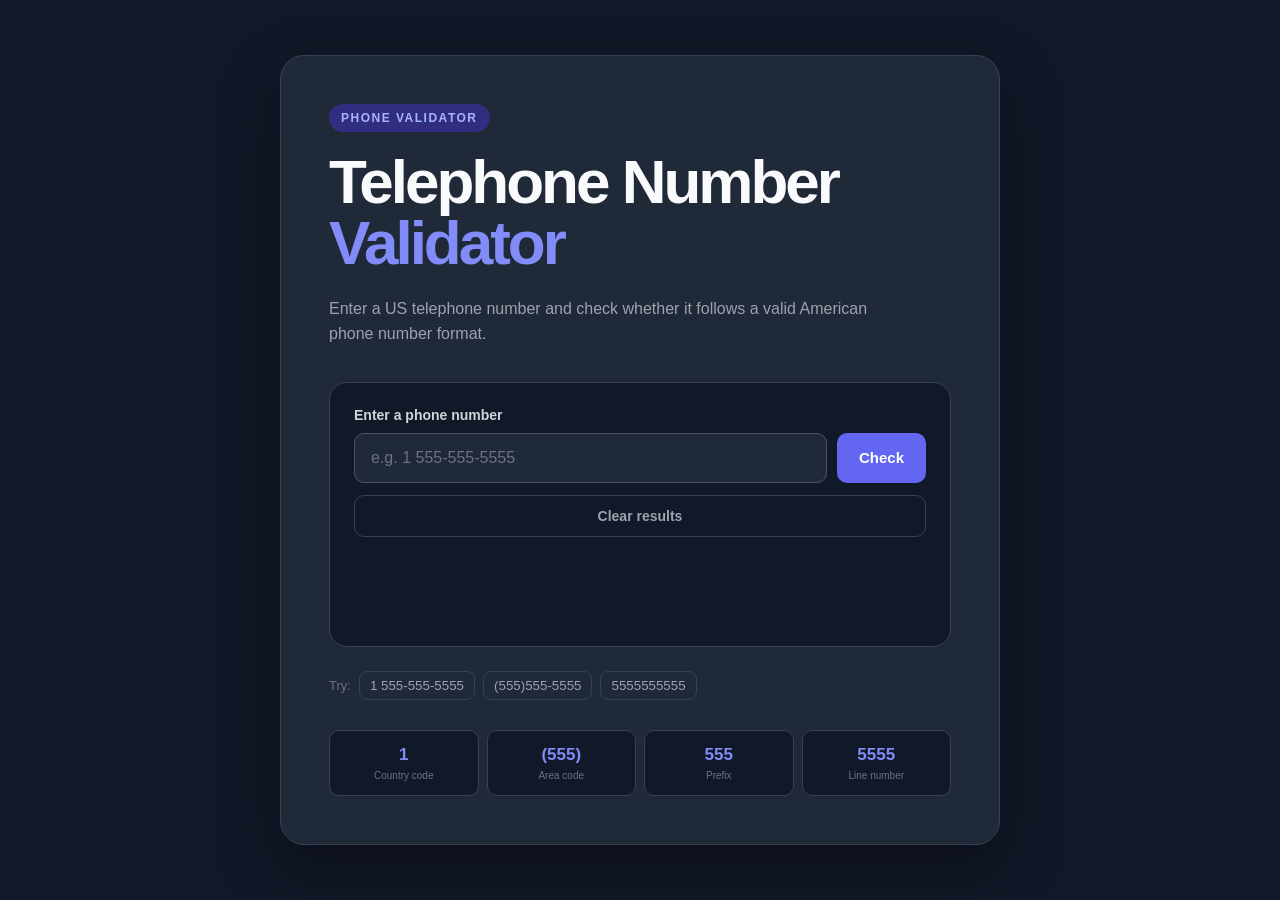
<file: telephone-number-validator/index.html>
<!doctype html>

<html lang="en">
  <head>
    <meta charset="UTF-8" />
    <meta name="viewport" content="width=device-width, initial-scale=1.0" />

    <title>Telephone Number Validator</title>

    <link rel="stylesheet" href="styles.css" />
  </head>

  <body>
    <main class="container">
      <div class="card">
        <span class="badge">PHONE VALIDATOR</span>

        <h1>
          Telephone Number
          <span>Validator</span>
        </h1>

        <p class="description">
          Enter a US telephone number and check whether it follows a valid
          American phone number format.
        </p>

        <div class="validator">
          <label for="user-input">Enter a phone number</label>

          <div class="input-group">
            <input
              type="text"
              id="user-input"
              placeholder="e.g. 1 555-555-5555"
              autocomplete="off"
            />

            <button id="check-btn">Check</button>
          </div>

          <button id="clear-btn">Clear results</button>

          <div id="results-div"></div>
        </div>

        <div class="examples">
          <span>Try:</span>

          <button type="button" class="example">1 555-555-5555</button>

          <button type="button" class="example">(555)555-5555</button>

          <button type="button" class="example">5555555555</button>
        </div>

        <div class="formats">
          <div class="format">
            <strong>1</strong>
            <span>Country code</span>
          </div>

          <div class="format">
            <strong>(555)</strong>
            <span>Area code</span>
          </div>

          <div class="format">
            <strong>555</strong>
            <span>Prefix</span>
          </div>

          <div class="format">
            <strong>5555</strong>
            <span>Line number</span>
          </div>
        </div>
      </div>
    </main>

    <script src="script.js"></script>
  </body>
</html>
</file>
<file: cash-register/styles.css>
* {
  box-sizing: border-box;
  margin: 0;
  padding: 0;
}

body {
  min-height: 100vh;

  font-family: Arial, Helvetica, sans-serif;

  background: #111827;
  color: #f9fafb;

  display: flex;
  align-items: center;
  justify-content: center;

  padding: 24px;
}

.container {
  width: 100%;
  max-width: 720px;
}

.card {
  background: #1f2937;

  border: 1px solid #374151;
  border-radius: 24px;

  padding: 48px;

  box-shadow: 0 25px 60px rgba(0, 0, 0, 0.35);
}

.badge {
  display: inline-block;

  padding: 7px 12px;
  margin-bottom: 20px;

  border-radius: 999px;

  background: #312e81;
  color: #a5b4fc;

  font-size: 12px;
  font-weight: bold;

  letter-spacing: 1.5px;
}

h1 {
  font-size: clamp(45px, 8vw, 68px);

  line-height: 0.9;
  letter-spacing: -3px;

  margin-bottom: 22px;
}

h1 span {
  display: block;
  color: #818cf8;
}

.description {
  max-width: 560px;

  margin-bottom: 35px;

  color: #9ca3af;

  font-size: 16px;
  line-height: 1.6;
}

.register {
  background: #111827;

  border: 1px solid #374151;
  border-radius: 18px;

  padding: 24px;
}

.price-section {
  display: flex;
  align-items: center;
  justify-content: space-between;

  margin-bottom: 25px;
  padding-bottom: 20px;

  border-bottom: 1px solid #374151;
}

.label {
  color: #9ca3af;

  font-size: 14px;
  font-weight: bold;
}

#price-display {
  color: #818cf8;

  font-size: 28px;
}

label {
  display: block;

  margin-bottom: 10px;

  color: #d1d5db;

  font-size: 14px;
  font-weight: bold;
}

.input-group {
  display: flex;
  gap: 10px;
}

#cash {
  flex: 1;
  min-width: 0;

  padding: 15px 16px;

  border: 1px solid #4b5563;
  border-radius: 10px;

  background: #1f2937;
  color: #f9fafb;

  font-size: 16px;

  outline: none;
}

#cash::placeholder {
  color: #6b7280;
}

#cash:focus {
  border-color: #818cf8;

  box-shadow: 0 0 0 3px rgba(129, 140, 248, 0.15);
}

/* Remove number input arrows */
#cash::-webkit-outer-spin-button,
#cash::-webkit-inner-spin-button {
  -webkit-appearance: none;
  margin: 0;
}

#cash[type="number"] {
  appearance: textfield;
}

#purchase-btn {
  padding: 0 22px;

  border: none;
  border-radius: 10px;

  background: #6366f1;
  color: white;

  font-size: 15px;
  font-weight: bold;

  cursor: pointer;

  transition: 0.2s ease;
}

#purchase-btn:hover {
  background: #818cf8;

  transform: translateY(-1px);
}

#change-due {
  min-height: 65px;

  display: flex;
  align-items: center;

  margin-top: 20px;
  padding: 15px;

  border-radius: 10px;

  background: #1f2937;

  color: #a5b4fc;

  font-size: 16px;
  font-weight: bold;

  line-height: 1.6;

  word-break: break-word;
}

.drawer-title {
  display: flex;
  justify-content: space-between;

  margin-top: 30px;
  margin-bottom: 10px;

  color: #9ca3af;

  font-size: 13px;
  font-weight: bold;
}

.drawer {
  display: grid;
  grid-template-columns: repeat(3, 1fr);

  gap: 8px;
}

.denomination {
  display: flex;
  flex-direction: column;

  padding: 14px;

  border: 1px solid #374151;
  border-radius: 10px;

  background: #111827;
}

.denomination span {
  color: #6b7280;

  font-size: 10px;
  font-weight: bold;
}

.denomination strong {
  margin-top: 5px;

  color: #818cf8;

  font-size: 16px;
}

@media (max-width: 550px) {
  .card {
    padding: 30px 22px;
  }

  .input-group {
    flex-direction: column;
  }

  #purchase-btn {
    padding: 14px;
  }

  .drawer {
    grid-template-columns: repeat(2, 1fr);
  }

  #change-due {
    font-size: 14px;
  }
}
</file>
<file: drum-machine/styles.css>
/* General */

* {
  box-sizing: border-box;
}

body {
  margin: 0;
  min-height: 100vh;
  font-family: Arial, Helvetica, sans-serif;
  background: #101827;
  color: #e5e7eb;
}

/* Main container */

#drum-machine {
  min-height: 100vh;
  display: flex;
  align-items: center;
  justify-content: center;
  padding: 30px;
}

/* Machine */

.machine {
  width: min(650px, 100%);
  padding: 35px;
  background: #182235;
  border: 1px solid #2d3b52;
  border-radius: 16px;
  box-shadow: 0 20px 50px rgba(0, 0, 0, 0.35);
}

/* Header */

.machine-header {
  margin-bottom: 25px;
}

.eyebrow {
  color: #60a5fa;
  font-family: monospace;
  font-size: 0.75rem;
  font-weight: bold;
  letter-spacing: 2px;
}

.machine-header h1 {
  margin: 8px 0 0;
  color: #f3f4f6;
  font-size: 2rem;
}

/* Display */

#display {
  min-height: 65px;
  display: flex;
  align-items: center;
  justify-content: center;
  margin-bottom: 25px;
  padding: 15px;
  background: #0b1220;
  border: 1px solid #34445e;
  border-radius: 8px;
  color: #93c5fd;
  font-family: monospace;
  font-size: 1.1rem;
  font-weight: bold;
  text-align: center;
}

/* Drum grid */

.drum-grid {
  display: grid;
  grid-template-columns: repeat(3, 1fr);
  gap: 15px;
}

/* Drum pads */

.drum-pad {
  aspect-ratio: 1 / 1;
  display: flex;
  align-items: center;
  justify-content: center;
  background: #1e293b;
  border: 1px solid #40516c;
  border-radius: 10px;
  color: #e5e7eb;
  font-size: 1.5rem;
  font-weight: bold;
  cursor: pointer;
  box-shadow: 0 5px 0 #0b1220;
  transition:
    background 0.15s,
    color 0.15s,
    transform 0.1s,
    box-shadow 0.1s;
}

.drum-pad:hover {
  background: #263852;
  color: #60a5fa;
  border-color: #60a5fa;
}

.drum-pad:active,
.drum-pad.active {
  transform: translateY(4px);
  background: #3b82f6;
  color: white;
  box-shadow: 0 1px 0 #0b1220;
}

/* Hint */

.hint {
  margin: 25px 0 0;
  color: #64748b;
  font-family: monospace;
  font-size: 0.8rem;
  text-align: center;
}

/* Responsive */

@media (max-width: 600px) {
  #drum-machine {
    padding: 20px;
  }

  .machine {
    padding: 25px;
  }

  .machine-header h1 {
    font-size: 1.7rem;
  }

  .drum-grid {
    gap: 10px;
  }

  .drum-pad {
    font-size: 1.2rem;
  }
}
</file>
<file: javascript-calculator/styles.css>
/* General */

* {
  box-sizing: border-box;
}

body {
  margin: 0;
  min-height: 100vh;
  display: flex;
  align-items: center;
  justify-content: center;
  padding: 30px;
  font-family: Arial, Helvetica, sans-serif;
  background: #101827;
  color: #e5e7eb;
}

/* Calculator */

.calculator {
  width: min(400px, 100%);
  padding: 30px;
  background: #182235;
  border: 1px solid #2d3b52;
  border-radius: 16px;
  box-shadow: 0 20px 50px rgba(0, 0, 0, 0.4);
}

/* Header */

.calculator-header {
  margin-bottom: 20px;
}

.eyebrow {
  color: #60a5fa;
  font-family: monospace;
  font-size: 0.7rem;
  font-weight: bold;
  letter-spacing: 2px;
}

.calculator-header h1 {
  margin: 8px 0 0;
  color: #f3f4f6;
  font-size: 1.5rem;
}

/* Display */

#display {
  min-height: 80px;
  display: flex;
  align-items: center;
  justify-content: flex-end;
  margin-bottom: 20px;
  padding: 15px;
  overflow: hidden;
  background: #0b1220;
  border: 1px solid #34445e;
  border-radius: 8px;
  color: #bfdbfe;
  font-family: "Courier New", monospace;
  font-size: 2rem;
  font-weight: bold;
  white-space: nowrap;
}

/* Buttons */

.buttons {
  display: grid;
  grid-template-columns: repeat(4, 1fr);
  gap: 10px;
}

button {
  min-height: 65px;
  border: 1px solid #40516c;
  border-radius: 8px;
  background: #1e293b;
  color: #e5e7eb;
  font-size: 1.2rem;
  font-weight: bold;
  cursor: pointer;
  transition:
    background 0.15s,
    color 0.15s,
    transform 0.1s;
}

button:hover {
  background: #263852;
  color: #60a5fa;
  border-color: #60a5fa;
}

button:active {
  transform: scale(0.96);
}

/* Operators */

.operator {
  background: #24344d;
  color: #93c5fd;
}

/* Clear */

.clear {
  grid-column: span 2;
  background: #334155;
  color: #fca5a5;
}

.clear:hover {
  background: #475569;
  color: #fecaca;
  border-color: #f87171;
}

/* Equals */

.equals {
  grid-row: span 2;
  background: #3b82f6;
  color: white;
  font-size: 1.5rem;
}

.equals:hover {
  background: #2563eb;
  color: white;
  border-color: #60a5fa;
}

/* Zero */

.zero {
  grid-column: span 2;
}

/* Responsive */

@media (max-width: 450px) {
  body {
    padding: 15px;
  }

  .calculator {
    padding: 20px;
  }

  button {
    min-height: 60px;
  }

  #display {
    font-size: 1.6rem;
  }
}
</file>
<file: palindrome-checker/styles.css>
* {
  box-sizing: border-box;
  margin: 0;
  padding: 0;
}

body {
  min-height: 100vh;
  font-family: Arial, Helvetica, sans-serif;
  background: #111827;
  color: #f9fafb;
  display: flex;
  align-items: center;
  justify-content: center;
  padding: 24px;
}

.container {
  width: 100%;
  max-width: 650px;
}

.card {
  background: #1f2937;
  border: 1px solid #374151;
  border-radius: 24px;
  padding: 48px;
  box-shadow: 0 25px 60px rgba(0, 0, 0, 0.35);
}

.badge {
  display: inline-block;
  padding: 7px 12px;
  margin-bottom: 20px;
  border-radius: 999px;
  background: #312e81;
  color: #a5b4fc;
  font-size: 12px;
  font-weight: bold;
  letter-spacing: 1.5px;
}

h1 {
  font-size: clamp(42px, 8vw, 68px);
  line-height: 0.95;
  letter-spacing: -3px;
  margin-bottom: 22px;
}

h1 span {
  color: #818cf8;
}

.description {
  color: #9ca3af;
  font-size: 16px;
  line-height: 1.6;
  max-width: 520px;
  margin-bottom: 35px;
}

.checker {
  background: #111827;
  border: 1px solid #374151;
  border-radius: 18px;
  padding: 24px;
}

label {
  display: block;
  color: #d1d5db;
  font-size: 14px;
  font-weight: bold;
  margin-bottom: 10px;
}

.input-group {
  display: flex;
  gap: 10px;
}

#text-input {
  flex: 1;
  min-width: 0;
  padding: 15px 16px;
  border: 1px solid #4b5563;
  border-radius: 10px;
  background: #1f2937;
  color: #f9fafb;
  font-size: 15px;
  outline: none;
}

#text-input::placeholder {
  color: #6b7280;
}

#text-input:focus {
  border-color: #818cf8;
  box-shadow: 0 0 0 3px rgba(129, 140, 248, 0.15);
}

#check-btn {
  padding: 0 22px;
  border: none;
  border-radius: 10px;
  background: #6366f1;
  color: white;
  font-size: 15px;
  font-weight: bold;
  cursor: pointer;
  transition: 0.2s ease;
}

#check-btn:hover {
  background: #818cf8;
  transform: translateY(-1px);
}

#result {
  min-height: 25px;
  margin-top: 20px;
  color: #a5b4fc;
  font-size: 17px;
  font-weight: bold;
  line-height: 1.5;
}

.examples {
  display: flex;
  align-items: center;
  flex-wrap: wrap;
  gap: 8px;
  margin-top: 24px;
  color: #6b7280;
  font-size: 13px;
}

.example {
  border: 1px solid #374151;
  border-radius: 8px;
  padding: 6px 10px;
  background: transparent;
  color: #9ca3af;
  cursor: pointer;
}

.example:hover {
  color: #f9fafb;
  border-color: #6366f1;
}

@media (max-width: 550px) {
  .card {
    padding: 30px 22px;
  }

  .input-group {
    flex-direction: column;
  }

  #check-btn {
    padding: 14px;
  }
}
</file>
<file: pomodoro-clock/styles.css>
/* General */

* {
  box-sizing: border-box;
}

body {
  margin: 0;
  min-height: 100vh;
  display: flex;
  align-items: center;
  justify-content: center;
  padding: 30px;
  font-family: Arial, Helvetica, sans-serif;
  background: #101827;
  color: #e5e7eb;
}

/* Clock */

.clock {
  width: min(650px, 100%);
  padding: 35px;
  background: #182235;
  border: 1px solid #2d3b52;
  border-radius: 16px;
  box-shadow: 0 20px 50px rgba(0, 0, 0, 0.4);
}

/* Header */

.clock-header {
  margin-bottom: 30px;
  text-align: center;
}

.eyebrow {
  color: #60a5fa;
  font-family: monospace;
  font-size: 0.75rem;
  font-weight: bold;
  letter-spacing: 2px;
}

.clock-header h1 {
  margin: 8px 0 0;
  color: #f3f4f6;
  font-size: 2rem;
}

/* Settings */

.settings {
  display: flex;
  justify-content: space-around;
  gap: 30px;
  margin-bottom: 35px;
}

.setting {
  flex: 1;
  text-align: center;
}

.setting h2 {
  margin: 0 0 15px;
  color: #cbd5e1;
  font-size: 1rem;
}

/* Controls */

.controls {
  display: flex;
  align-items: center;
  justify-content: center;
  gap: 18px;
}

.controls button {
  width: 42px;
  height: 42px;
  border: 1px solid #40516c;
  border-radius: 8px;
  background: #1e293b;
  color: #93c5fd;
  font-size: 1.4rem;
  cursor: pointer;
  transition:
    background 0.15s,
    color 0.15s,
    transform 0.1s;
}

.controls button:hover {
  background: #263852;
  color: #60a5fa;
  border-color: #60a5fa;
}

.controls button:active {
  transform: scale(0.94);
}

#break-length,
#session-length {
  min-width: 35px;
  color: #f3f4f6;
  font-family: monospace;
  font-size: 1.4rem;
  font-weight: bold;
}

/* Timer */

.timer {
  padding: 35px 25px;
  background: #0b1220;
  border: 1px solid #34445e;
  border-radius: 12px;
  text-align: center;
}

#timer-label {
  margin: 0 0 10px;
  color: #60a5fa;
  font-size: 1.2rem;
}

#time-left {
  color: #f8fafc;
  font-family: "Courier New", monospace;
  font-size: clamp(3rem, 10vw, 5rem);
  font-weight: bold;
  letter-spacing: 2px;
}

/* Timer buttons */

.timer-controls {
  display: flex;
  justify-content: center;
  gap: 12px;
  margin-top: 25px;
}

.timer-controls button {
  padding: 12px 20px;
  border: 1px solid #40516c;
  border-radius: 8px;
  background: #1e293b;
  color: #e5e7eb;
  font-size: 0.95rem;
  font-weight: bold;
  cursor: pointer;
  transition:
    background 0.15s,
    transform 0.1s;
}

.timer-controls button:hover {
  background: #263852;
  border-color: #60a5fa;
  color: #60a5fa;
}

.timer-controls button:active {
  transform: scale(0.96);
}

#start_stop {
  background: #3b82f6;
  color: white;
  border-color: #3b82f6;
}

#start_stop:hover {
  background: #2563eb;
  color: white;
}

/* Responsive */

@media (max-width: 600px) {
  body {
    padding: 15px;
  }

  .clock {
    padding: 25px 20px;
  }

  .settings {
    gap: 15px;
  }

  .setting h2 {
    font-size: 0.9rem;
  }

  .controls {
    gap: 10px;
  }

  .timer {
    padding: 25px 15px;
  }
}
</file>
<file: random-quote-machine/styles.css>
/* General styles */

* {
  box-sizing: border-box;
}

body {
  margin: 0;
  min-height: 100vh;
  font-family: Arial, Helvetica, sans-serif;
  background: #101827;
  color: #e5e7eb;
}

/* Main */

main {
  min-height: 100vh;
  display: flex;
  align-items: center;
  justify-content: center;
  padding: 30px;
}

/* Quote box */

#quote-box {
  width: min(700px, 100%);
  padding: 45px;
  background: #182235;
  border: 1px solid #2d3b52;
  border-radius: 16px;
  box-shadow: 0 20px 50px rgba(0, 0, 0, 0.35);
}

/* Quote icon */

.quote-icon {
  color: #60a5fa;
  font-family: Georgia, serif;
  font-size: 5rem;
  line-height: 0.7;
  margin-bottom: 20px;
}

/* Quote */

#text {
  margin: 0;
  color: #f3f4f6;
  font-family: Georgia, "Times New Roman", serif;
  font-size: 2rem;
  line-height: 1.45;
}

/* Author */

#author {
  margin: 25px 0 35px;
  color: #93c5fd;
  font-size: 1rem;
  text-align: right;
}

#author::before {
  content: "— ";
}

/* Actions */

.actions {
  display: flex;
  align-items: center;
  justify-content: space-between;
  gap: 15px;
}

/* Tweet button */

#tweet-quote {
  display: inline-block;
  padding: 11px 18px;
  color: #cbd5e1;
  border: 1px solid #40516c;
  border-radius: 8px;
  text-decoration: none;
  font-weight: bold;
  transition:
    color 0.2s,
    border-color 0.2s,
    background 0.2s;
}

#tweet-quote:hover {
  color: #60a5fa;
  border-color: #60a5fa;
  background: #101827;
}

/* New quote button */

#new-quote {
  padding: 12px 22px;
  background: #3b82f6;
  color: white;
  border: none;
  border-radius: 8px;
  font-size: 1rem;
  font-weight: bold;
  cursor: pointer;
  transition:
    background 0.2s,
    transform 0.2s;
}

#new-quote:hover {
  background: #2563eb;
  transform: translateY(-2px);
}

#new-quote:active {
  transform: translateY(0);
}

/* Responsive design */

@media (max-width: 600px) {
  main {
    padding: 20px;
  }

  #quote-box {
    padding: 30px 25px;
  }

  #text {
    font-size: 1.5rem;
  }

  .quote-icon {
    font-size: 4rem;
  }

  .actions {
    flex-direction: column;
    align-items: stretch;
  }

  #tweet-quote,
  #new-quote {
    text-align: center;
    width: 100%;
  }
}
</file>
<file: roman-numeral-converter/styles.css>
* {
  box-sizing: border-box;
  margin: 0;
  padding: 0;
}

body {
  min-height: 100vh;
  font-family: Arial, Helvetica, sans-serif;
  background: #111827;
  color: #f9fafb;

  display: flex;
  align-items: center;
  justify-content: center;

  padding: 24px;
}

.container {
  width: 100%;
  max-width: 700px;
}

.card {
  background: #1f2937;
  border: 1px solid #374151;
  border-radius: 24px;

  padding: 48px;

  box-shadow: 0 25px 60px rgba(0, 0, 0, 0.35);
}

.badge {
  display: inline-block;

  padding: 7px 12px;
  margin-bottom: 20px;

  border-radius: 999px;

  background: #312e81;
  color: #a5b4fc;

  font-size: 12px;
  font-weight: bold;
  letter-spacing: 1.5px;
}

h1 {
  font-size: clamp(40px, 8vw, 64px);
  line-height: 0.98;
  letter-spacing: -3px;

  margin-bottom: 22px;
}

h1 span {
  display: block;
  color: #818cf8;
}

.description {
  color: #9ca3af;

  font-size: 16px;
  line-height: 1.6;

  max-width: 540px;

  margin-bottom: 35px;
}

.converter {
  background: #111827;

  border: 1px solid #374151;
  border-radius: 18px;

  padding: 24px;
}

label {
  display: block;

  color: #d1d5db;

  font-size: 14px;
  font-weight: bold;

  margin-bottom: 10px;
}

.input-group {
  display: flex;
  gap: 10px;
}

#number {
  flex: 1;
  min-width: 0;

  padding: 15px 16px;

  border: 1px solid #4b5563;
  border-radius: 10px;

  background: #1f2937;
  color: #f9fafb;

  font-size: 16px;

  outline: none;
}

#number::placeholder {
  color: #6b7280;
}

#number:focus {
  border-color: #818cf8;

  box-shadow: 0 0 0 3px rgba(129, 140, 248, 0.15);
}

/* Removes the number input arrows */
#number::-webkit-outer-spin-button,
#number::-webkit-inner-spin-button {
  -webkit-appearance: none;
  margin: 0;
}

#number[type="number"] {
  appearance: textfield;
}

#convert-btn {
  padding: 0 22px;

  border: none;
  border-radius: 10px;

  background: #6366f1;
  color: white;

  font-size: 15px;
  font-weight: bold;

  cursor: pointer;

  transition: 0.2s ease;
}

#convert-btn:hover {
  background: #818cf8;
  transform: translateY(-1px);
}

#output {
  min-height: 70px;

  display: flex;
  align-items: center;
  justify-content: center;

  margin-top: 20px;
  padding: 15px;

  border-radius: 10px;

  color: #a5b4fc;

  font-size: 28px;
  font-weight: bold;

  text-align: center;
  line-height: 1.4;

  word-break: break-word;
}

.examples {
  display: flex;
  align-items: center;
  flex-wrap: wrap;

  gap: 8px;

  margin-top: 24px;

  color: #6b7280;
  font-size: 13px;
}

.example {
  border: 1px solid #374151;
  border-radius: 8px;

  padding: 6px 10px;

  background: transparent;
  color: #9ca3af;

  cursor: pointer;

  transition: 0.2s ease;
}

.example:hover {
  color: #f9fafb;
  border-color: #6366f1;
}

.symbols {
  display: grid;
  grid-template-columns: repeat(7, 1fr);

  gap: 8px;

  margin-top: 30px;
}

.symbols div {
  display: flex;
  flex-direction: column;
  align-items: center;

  padding: 12px 5px;

  border: 1px solid #374151;
  border-radius: 10px;

  background: #111827;
}

.symbols strong {
  color: #818cf8;
  font-size: 18px;
}

.symbols span {
  margin-top: 4px;

  color: #6b7280;
  font-size: 11px;
}

@media (max-width: 550px) {
  .card {
    padding: 30px 22px;
  }

  .input-group {
    flex-direction: column;
  }

  #convert-btn {
    padding: 14px;
  }

  #output {
    font-size: 23px;
  }

  .symbols {
    grid-template-columns: repeat(4, 1fr);
  }
}
</file>
<file: rpg-creature-search/styles.css>
* {
  box-sizing: border-box;
  margin: 0;
  padding: 0;
}

body {
  min-height: 100vh;

  font-family: Arial, Helvetica, sans-serif;

  background: #111827;
  color: #f9fafb;

  display: flex;
  align-items: center;
  justify-content: center;

  padding: 24px;
}

.container {
  width: 100%;
  max-width: 760px;
}

.card {
  background: #1f2937;

  border: 1px solid #374151;
  border-radius: 24px;

  padding: 48px;

  box-shadow: 0 25px 60px rgba(0, 0, 0, 0.35);
}

.badge {
  display: inline-block;

  padding: 7px 12px;
  margin-bottom: 20px;

  border-radius: 999px;

  background: #312e81;
  color: #a5b4fc;

  font-size: 12px;
  font-weight: bold;

  letter-spacing: 1.5px;
}

h1 {
  font-size: clamp(45px, 8vw, 68px);

  line-height: 0.9;
  letter-spacing: -3px;

  margin-bottom: 22px;
}

h1 span {
  display: block;

  color: #818cf8;
}

.description {
  max-width: 600px;

  margin-bottom: 35px;

  color: #9ca3af;

  font-size: 16px;
  line-height: 1.6;
}

/* Search */

.search-box {
  padding: 22px;

  background: #111827;

  border: 1px solid #374151;
  border-radius: 16px;

  margin-bottom: 20px;
}

.search-box label {
  display: block;

  margin-bottom: 10px;

  color: #d1d5db;

  font-size: 14px;
  font-weight: bold;
}

.search-group {
  display: flex;
  gap: 10px;
}

#search-input {
  flex: 1;
  min-width: 0;

  padding: 15px 16px;

  border: 1px solid #4b5563;
  border-radius: 10px;

  background: #1f2937;
  color: #f9fafb;

  font-size: 16px;

  outline: none;
}

#search-input::placeholder {
  color: #6b7280;
}

#search-input:focus {
  border-color: #818cf8;

  box-shadow: 0 0 0 3px rgba(129, 140, 248, 0.15);
}

#search-button {
  padding: 0 24px;

  border: none;
  border-radius: 10px;

  background: #6366f1;
  color: white;

  font-size: 15px;
  font-weight: bold;

  cursor: pointer;

  transition: 0.2s ease;
}

#search-button:hover {
  background: #818cf8;

  transform: translateY(-1px);
}

/* Creature */

.creature-card {
  padding: 25px;

  background: #111827;

  border: 1px solid #374151;
  border-radius: 18px;
}

.creature-header {
  display: flex;

  align-items: center;
  justify-content: space-between;

  gap: 20px;

  padding-bottom: 25px;

  border-bottom: 1px solid #374151;
}

.small-label {
  color: #6b7280;

  font-size: 11px;
  font-weight: bold;

  letter-spacing: 1.5px;
}

#creature-name {
  margin-top: 5px;

  font-size: 32px;

  color: #f9fafb;
}

.creature-id {
  display: inline-block;

  margin-top: 5px;

  color: #818cf8;

  font-size: 14px;
  font-weight: bold;
}

.creature-image {
  width: 90px;
  height: 90px;

  display: flex;
  align-items: center;
  justify-content: center;

  border-radius: 18px;

  background: #312e81;

  border: 1px solid #4338ca;

  color: #a5b4fc;

  font-size: 32px;
  font-weight: bold;
}

.creature-image img {
  width: 100%;
  height: 100%;

  object-fit: contain;
}

/* Physical information */

.physical-info {
  display: grid;

  grid-template-columns: repeat(2, 1fr);

  gap: 12px;

  margin-top: 20px;
}

.info-item {
  padding: 15px;

  background: #1f2937;

  border: 1px solid #374151;
  border-radius: 10px;
}

.info-label {
  display: block;

  margin-bottom: 5px;

  color: #6b7280;

  font-size: 11px;
  font-weight: bold;

  letter-spacing: 1px;
}

.info-item strong {
  color: #d1d5db;

  font-size: 17px;
}

/* Types */

.types-section {
  margin-top: 20px;
}

#types {
  display: flex;

  flex-wrap: wrap;

  gap: 8px;

  margin-top: 10px;
}

.type {
  display: inline-block;

  padding: 7px 12px;

  border-radius: 999px;

  background: #312e81;
  color: #c7d2fe;

  border: 1px solid #4338ca;

  font-size: 11px;
  font-weight: bold;

  letter-spacing: 0.8px;
}

/* Stats */

.stats {
  display: grid;

  grid-template-columns: repeat(3, 1fr);

  gap: 10px;

  margin-top: 25px;
}

.stat {
  padding: 15px;

  background: #1f2937;

  border: 1px solid #374151;
  border-radius: 10px;
}

.stat span {
  display: block;

  color: #6b7280;

  font-size: 9px;
  font-weight: bold;

  letter-spacing: 0.7px;
}

.stat strong {
  display: block;

  margin-top: 7px;

  color: #818cf8;

  font-size: 24px;
}

/* Responsive */

@media (max-width: 600px) {
  body {
    padding: 14px;
  }

  .card {
    padding: 28px 20px;
  }

  .search-group {
    flex-direction: column;
  }

  #search-button {
    padding: 14px;
  }

  .creature-header {
    align-items: flex-start;
  }

  #creature-name {
    font-size: 25px;
  }

  .creature-image {
    width: 70px;
    height: 70px;
  }

  .stats {
    grid-template-columns: repeat(2, 1fr);
  }
}
</file>
<file: survey-form/styles.css>
/* General styles */

* {
  box-sizing: border-box;
}

body {
  margin: 0;
  min-height: 100vh;
  font-family: Arial, Helvetica, sans-serif;
  background: #101827;
  color: #e5e7eb;
  line-height: 1.6;
}

.container {
  width: min(700px, 92%);
  margin: 0 auto;
  padding: 50px 0;
}

/* Header */

.header {
  text-align: center;
  margin-bottom: 30px;
}

#title {
  margin: 0 0 10px;
  font-size: 2.5rem;
  color: #60a5fa;
}

#description {
  margin: 0 auto;
  max-width: 600px;
  color: #aab4c3;
  font-size: 1.05rem;
}

/* Form */

#survey-form {
  background: #182235;
  padding: 35px;
  border-radius: 16px;
  border: 1px solid #2d3b52;
  box-shadow: 0 15px 40px rgba(0, 0, 0, 0.3);
}

fieldset {
  margin: 0 0 28px;
  padding: 24px;
  border: 1px solid #34445e;
  border-radius: 12px;
}

fieldset:last-of-type {
  margin-bottom: 25px;
}

legend {
  padding: 0 10px;
  color: #60a5fa;
  font-size: 1.1rem;
  font-weight: bold;
}

/* Labels and inputs */

#survey-form > fieldset > label:not(.option) {
  display: block;
  margin: 18px 0 7px;
  font-weight: bold;
  color: #f3f4f6;
}

input[type="text"],
input[type="email"],
input[type="number"],
select,
textarea {
  width: 100%;
  padding: 13px 15px;
  border: 1px solid #40516c;
  border-radius: 8px;
  background: #0f172a;
  color: #f3f4f6;
  font-size: 1rem;
  font-family: inherit;
  outline: none;
  transition:
    border-color 0.2s,
    box-shadow 0.2s;
}

input[type="text"]:focus,
input[type="email"]:focus,
input[type="number"]:focus,
select:focus,
textarea:focus {
  border-color: #60a5fa;
  box-shadow: 0 0 0 3px rgba(96, 165, 250, 0.15);
}

input::placeholder,
textarea::placeholder {
  color: #718096;
}

select {
  cursor: pointer;
}

/* Questions */

.question {
  margin: 22px 0 10px;
  font-weight: bold;
  color: #f3f4f6;
}

.option {
  display: flex;
  align-items: center;
  gap: 10px;
  margin: 10px 0;
  color: #cbd5e1;
  cursor: pointer;
}

.option input {
  width: 17px;
  height: 17px;
  accent-color: #60a5fa;
  cursor: pointer;
}

/* Textarea */

textarea {
  resize: vertical;
  min-height: 140px;
}

/* Submit button */

#submit {
  width: 100%;
  padding: 15px;
  border: none;
  border-radius: 9px;
  background: #3b82f6;
  color: white;
  font-size: 1rem;
  font-weight: bold;
  cursor: pointer;
  transition:
    background 0.2s,
    transform 0.2s;
}

#submit:hover {
  background: #2563eb;
  transform: translateY(-1px);
}

#submit:active {
  transform: translateY(0);
}

/* Responsive design */

@media (max-width: 600px) {
  .container {
    width: 94%;
    padding: 30px 0;
  }

  #title {
    font-size: 2rem;
  }

  #survey-form {
    padding: 22px;
  }

  fieldset {
    padding: 18px;
  }
}
</file>
<file: technical-documentation/styles.css>
/* General styles */

* {
  box-sizing: border-box;
  scroll-behavior: smooth;
}

body {
  margin: 0;
  font-family: Arial, Helvetica, sans-serif;
  background: #101827;
  color: #e5e7eb;
  line-height: 1.7;
}

/* Navigation */

#navbar {
  position: fixed;
  top: 0;
  left: 0;

  width: 270px;
  height: 100vh;

  background: #182235;
  border-right: 1px solid #2d3b52;

  overflow-y: auto;
}

#navbar header {
  padding: 25px 22px;

  color: #60a5fa;
  font-size: 1.35rem;
  font-weight: bold;

  border-bottom: 1px solid #2d3b52;
}

.nav-link {
  display: block;

  padding: 15px 22px;

  color: #cbd5e1;
  text-decoration: none;

  border-bottom: 1px solid #26344a;

  transition:
    background 0.2s,
    color 0.2s,
    padding-left 0.2s;
}

.nav-link:hover {
  background: #101827;
  color: #60a5fa;
  padding-left: 28px;
}

/* Main documentation */

#main-doc {
  margin-left: 270px;
  padding: 45px 50px;

  max-width: 1100px;
}

/* Sections */

.main-section {
  margin-bottom: 40px;
  padding: 32px;

  background: #182235;

  border: 1px solid #2d3b52;
  border-radius: 14px;

  box-shadow: 0 12px 30px rgba(0, 0, 0, 0.2);
}

.main-section header {
  margin-bottom: 20px;

  color: #60a5fa;
  font-size: 1.8rem;
  font-weight: bold;
}

.main-section p {
  color: #cbd5e1;
}

/* Code */

code {
  padding: 3px 7px;

  background: #101827;
  color: #93c5fd;

  border: 1px solid #2d3b52;
  border-radius: 5px;

  font-family: "Courier New", monospace;
  font-size: 0.9rem;
}

pre {
  margin: 20px 0;
  padding: 18px;

  overflow-x: auto;

  background: #0b1220;

  border: 1px solid #34445e;
  border-radius: 8px;
}

pre code {
  padding: 0;

  background: transparent;
  border: none;

  color: #93c5fd;
}

/* Lists */

.main-section ul {
  margin-top: 20px;
  padding-left: 25px;
}

.main-section li {
  margin-bottom: 8px;
  color: #cbd5e1;
}

/* Responsive design */

@media (max-width: 800px) {
  #navbar {
    position: relative;

    width: 100%;
    height: auto;

    border-right: none;
    border-bottom: 1px solid #2d3b52;
  }

  #navbar header {
    text-align: center;
  }

  .nav-link {
    text-align: center;
  }

  #main-doc {
    margin-left: 0;
    padding: 30px 20px;
  }

  .main-section {
    padding: 24px;
  }
}

/* Small screens */

@media (max-width: 500px) {
  #main-doc {
    padding: 20px 12px;
  }

  .main-section {
    padding: 20px;
    border-radius: 10px;
  }

  .main-section header {
    font-size: 1.5rem;
  }

  #navbar header {
    font-size: 1.2rem;
  }
}
</file>
<file: telephone-number-validator/styles.css>
* {
  box-sizing: border-box;
  margin: 0;
  padding: 0;
}

body {
  min-height: 100vh;

  font-family: Arial, Helvetica, sans-serif;

  background: #111827;
  color: #f9fafb;

  display: flex;
  align-items: center;
  justify-content: center;

  padding: 24px;
}

.container {
  width: 100%;
  max-width: 720px;
}

.card {
  background: #1f2937;

  border: 1px solid #374151;
  border-radius: 24px;

  padding: 48px;

  box-shadow: 0 25px 60px rgba(0, 0, 0, 0.35);
}

.badge {
  display: inline-block;

  padding: 7px 12px;
  margin-bottom: 20px;

  border-radius: 999px;

  background: #312e81;
  color: #a5b4fc;

  font-size: 12px;
  font-weight: bold;
  letter-spacing: 1.5px;
}

h1 {
  font-size: clamp(38px, 7vw, 62px);

  line-height: 0.98;
  letter-spacing: -3px;

  margin-bottom: 22px;
}

h1 span {
  display: block;
  color: #818cf8;
}

.description {
  max-width: 550px;

  margin-bottom: 35px;

  color: #9ca3af;

  font-size: 16px;
  line-height: 1.6;
}

.validator {
  background: #111827;

  border: 1px solid #374151;
  border-radius: 18px;

  padding: 24px;
}

label {
  display: block;

  margin-bottom: 10px;

  color: #d1d5db;

  font-size: 14px;
  font-weight: bold;
}

.input-group {
  display: flex;
  gap: 10px;
}

#user-input {
  flex: 1;
  min-width: 0;

  padding: 15px 16px;

  border: 1px solid #4b5563;
  border-radius: 10px;

  background: #1f2937;
  color: #f9fafb;

  font-size: 16px;

  outline: none;
}

#user-input::placeholder {
  color: #6b7280;
}

#user-input:focus {
  border-color: #818cf8;

  box-shadow: 0 0 0 3px rgba(129, 140, 248, 0.15);
}

#check-btn {
  padding: 0 22px;

  border: none;
  border-radius: 10px;

  background: #6366f1;
  color: white;

  font-size: 15px;
  font-weight: bold;

  cursor: pointer;

  transition: 0.2s ease;
}

#check-btn:hover {
  background: #818cf8;

  transform: translateY(-1px);
}

#clear-btn {
  width: 100%;

  margin-top: 12px;
  padding: 12px;

  border: 1px solid #374151;
  border-radius: 10px;

  background: transparent;
  color: #9ca3af;

  font-size: 14px;
  font-weight: bold;

  cursor: pointer;

  transition: 0.2s ease;
}

#clear-btn:hover {
  border-color: #6366f1;
  color: #f9fafb;
}

#results-div {
  min-height: 65px;

  display: flex;
  align-items: center;
  justify-content: center;

  margin-top: 20px;
  padding: 15px;

  border-radius: 10px;

  color: #a5b4fc;

  font-size: 18px;
  font-weight: bold;

  text-align: center;
  line-height: 1.5;

  word-break: break-word;
}

.examples {
  display: flex;
  align-items: center;
  flex-wrap: wrap;

  gap: 8px;

  margin-top: 24px;

  color: #6b7280;

  font-size: 13px;
}

.example {
  padding: 6px 10px;

  border: 1px solid #374151;
  border-radius: 8px;

  background: transparent;
  color: #9ca3af;

  cursor: pointer;

  transition: 0.2s ease;
}

.example:hover {
  border-color: #6366f1;
  color: #f9fafb;
}

.formats {
  display: grid;
  grid-template-columns: repeat(4, 1fr);

  gap: 8px;

  margin-top: 30px;
}

.format {
  display: flex;
  flex-direction: column;
  align-items: center;

  padding: 14px 6px;

  border: 1px solid #374151;
  border-radius: 10px;

  background: #111827;
}

.format strong {
  color: #818cf8;
  font-size: 17px;
}

.format span {
  margin-top: 5px;

  color: #6b7280;

  font-size: 10px;
  text-align: center;
}

@media (max-width: 550px) {
  .card {
    padding: 30px 22px;
  }

  .input-group {
    flex-direction: column;
  }

  #check-btn {
    padding: 14px;
  }

  #results-div {
    font-size: 16px;
  }

  .formats {
    grid-template-columns: repeat(2, 1fr);
  }
}
</file>
